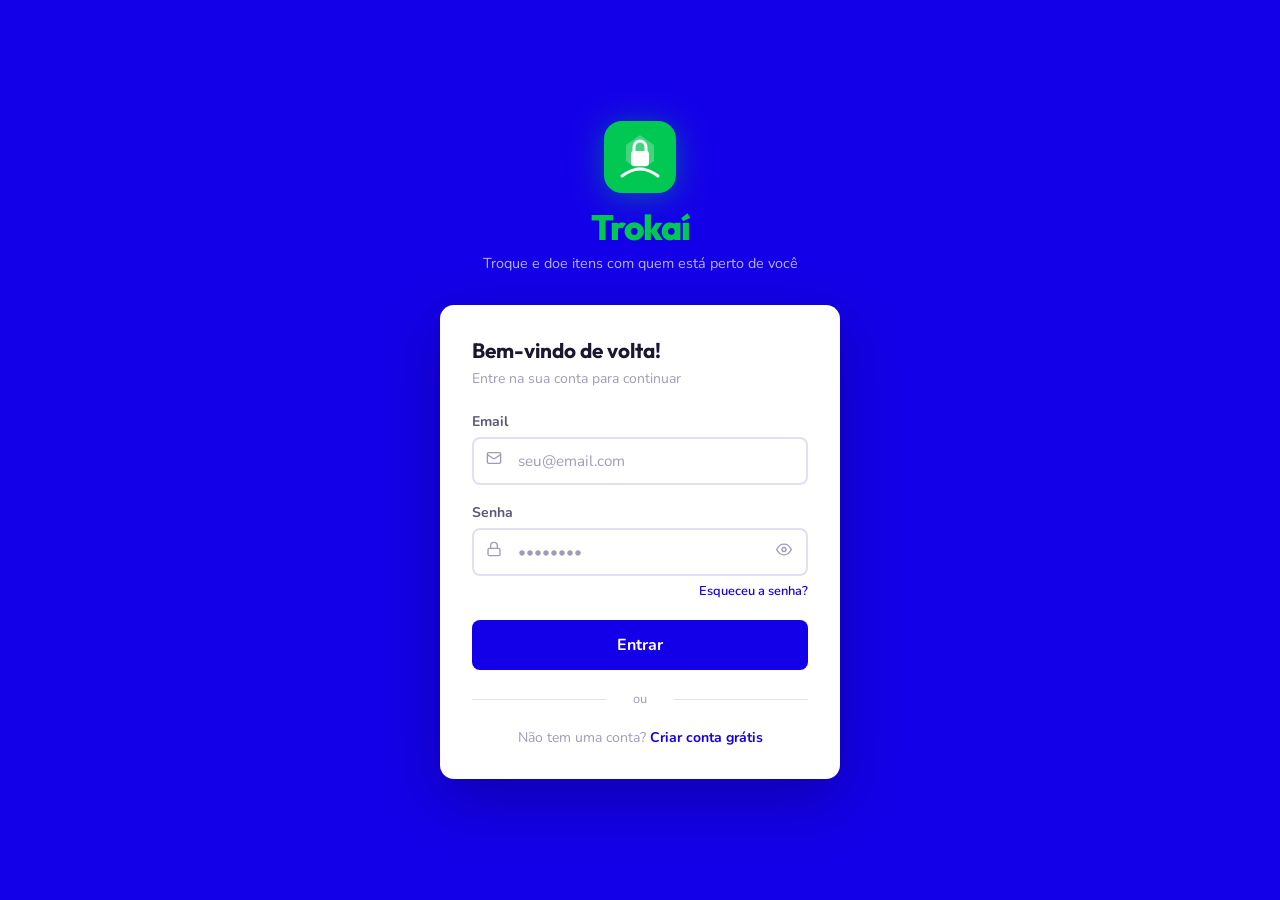
<file: index.html>
<!DOCTYPE html>
<html lang="pt-BR">
<head>
  <meta charset="UTF-8">
  <meta name="viewport" content="width=device-width, initial-scale=1.0">
  <title>Trokaí – Entrar</title>
  <link rel="stylesheet" href="css/style.css">
  <style>
    body {
      background: var(--blue);
      display: flex;
      flex-direction: column;
      align-items: center;
      justify-content: center;
      min-height: 100vh;
      padding: 20px;
    }

    .login-logo {
      display: flex;
      flex-direction: column;
      align-items: center;
      gap: 12px;
      margin-bottom: 32px;
      animation: fadeDown 0.5s ease;
    }

    .login-logo svg { filter: drop-shadow(0 4px 16px rgba(0,200,83,0.4)); }

    .login-logo-text {
      font-family: 'Outfit', sans-serif;
      font-size: 2.2rem;
      font-weight: 800;
      color: var(--green);
      letter-spacing: -1px;
    }

    .login-tagline {
      color: rgba(255,255,255,0.7);
      font-size: 0.9rem;
      margin-top: -8px;
      text-align: center;
    }

    .login-card {
      background: white;
      border-radius: var(--radius);
      padding: 32px;
      width: 100%;
      max-width: 400px;
      box-shadow: 0 20px 60px rgba(0,0,0,0.25);
      animation: fadeUp 0.5s ease 0.1s both;
    }

    .login-card h2 {
      font-family: 'Outfit', sans-serif;
      font-size: 1.3rem;
      font-weight: 700;
      color: var(--dark);
      margin-bottom: 6px;
    }

    .login-card p {
      font-size: 0.875rem;
      color: var(--gray-400);
      margin-bottom: 24px;
    }

    .divider {
      text-align: center;
      color: var(--gray-400);
      font-size: 0.8rem;
      margin: 20px 0;
      position: relative;
    }

    .divider::before, .divider::after {
      content: '';
      position: absolute;
      top: 50%;
      width: 40%;
      height: 1px;
      background: var(--gray-200);
    }

    .divider::before { left: 0; }
    .divider::after { right: 0; }

    .login-footer {
      text-align: center;
      margin-top: 20px;
      font-size: 0.875rem;
      color: var(--gray-400);
    }

    .login-footer a { color: var(--blue); font-weight: 700; }

    .forgot {
      text-align: right;
      font-size: 0.8rem;
      margin-top: -12px;
      margin-bottom: 20px;
    }

    .forgot a { color: var(--blue); font-weight: 600; }

    @keyframes fadeDown {
      from { opacity: 0; transform: translateY(-20px); }
      to { opacity: 1; transform: translateY(0); }
    }

    @keyframes fadeUp {
      from { opacity: 0; transform: translateY(20px); }
      to { opacity: 1; transform: translateY(0); }
    }

    .input-icon {
      position: relative;
    }

    .input-icon input {
      padding-left: 44px;
    }

    .input-icon .icon {
      position: absolute;
      left: 14px;
      top: 50%;
      transform: translateY(-50%);
      color: var(--gray-400);
    }

    .toggle-senha {
      position: absolute;
      right: 12px;
      top: 50%;
      transform: translateY(-50%);
      background: none;
      border: none;
      color: var(--gray-400);
      cursor: pointer;
      padding: 4px;
    }

    #msgErro {
      background: #FFEBEE;
      border: 1px solid #FFCDD2;
      color: #c62828;
      border-radius: var(--radius-sm);
      padding: 10px 14px;
      font-size: 0.875rem;
      font-weight: 600;
      display: none;
      margin-bottom: 16px;
    }
  </style>
</head>
<body>

  <div class="login-logo">
    <svg width="72" height="72" viewBox="0 0 72 72" fill="none">
      <rect width="72" height="72" rx="18" fill="#00C853"/>
      <path d="M36 14L50 24V40L36 50L22 40V24L36 14Z" fill="white" opacity="0.25"/>
      <rect x="27" y="30" width="18" height="15" rx="3" fill="white"/>
      <path d="M30 30V26C30 22.7 32.7 20 36 20C39.3 20 42 22.7 42 26V30" stroke="white" stroke-width="3" stroke-linecap="round"/>
      <path d="M18 55C18 55 27 48 36 48C45 48 54 55 54 55" stroke="white" stroke-width="3" stroke-linecap="round"/>
    </svg>
    <span class="login-logo-text">Trokaí</span>
    <span class="login-tagline">Troque e doe itens com quem está perto de você</span>
  </div>

  <div class="login-card">
    <h2>Bem-vindo de volta!</h2>
    <p>Entre na sua conta para continuar</p>

    <div id="msgErro"></div>

    <div class="form-group">
      <label class="form-label">Email</label>
      <div class="input-icon">
        <span class="icon">
          <svg width="16" height="16" viewBox="0 0 24 24" fill="none" stroke="currentColor" stroke-width="2"><rect x="2" y="4" width="20" height="16" rx="2"/><path d="m22 7-8.97 5.7a1.94 1.94 0 0 1-2.06 0L2 7"/></svg>
        </span>
        <input type="email" id="email" class="form-control" placeholder="seu@email.com" autocomplete="email">
      </div>
    </div>

    <div class="form-group">
      <label class="form-label">Senha</label>
      <div class="input-icon" style="position:relative">
        <span class="icon">
          <svg width="16" height="16" viewBox="0 0 24 24" fill="none" stroke="currentColor" stroke-width="2"><rect x="3" y="11" width="18" height="11" rx="2"/><path d="M7 11V7a5 5 0 0 1 10 0v4"/></svg>
        </span>
        <input type="password" id="senha" class="form-control" placeholder="••••••••" autocomplete="current-password">
        <button type="button" class="toggle-senha" onclick="toggleSenha()">
          <svg id="eyeIcon" width="16" height="16" viewBox="0 0 24 24" fill="none" stroke="currentColor" stroke-width="2"><path d="M1 12s4-8 11-8 11 8 11 8-4 8-11 8-11-8-11-8z"/><circle cx="12" cy="12" r="3"/></svg>
        </button>
      </div>
    </div>

    <div class="forgot"><a href="#">Esqueceu a senha?</a></div>

    <button class="btn btn-primary btn-full btn-lg" onclick="fazerLogin()">Entrar</button>

    <div class="divider">ou</div>

    <div class="login-footer">
      Não tem uma conta? <a href="cadastro.html">Criar conta grátis</a>
    </div>
  </div>

  <script src="js/app.js"></script>
  <script>
    
    if (Auth.user) window.location.href = 'home.html';

    function fazerLogin() {
      const email = document.getElementById('email').value.trim();
      const senha = document.getElementById('senha').value;
      const msg = document.getElementById('msgErro');

      const result = Auth.login(email, senha);
      if (!result.ok) {
        msg.textContent = result.msg;
        msg.style.display = 'block';
        return;
      }
      msg.style.display = 'none';
      window.location.href = 'home.html';
    }

    
    ['email', 'senha'].forEach(id => {
      document.getElementById(id).addEventListener('keydown', e => {
        if (e.key === 'Enter') fazerLogin();
      });
    });

    function toggleSenha() {
      const input = document.getElementById('senha');
      input.type = input.type === 'password' ? 'text' : 'password';
    }
  </script>
</body>
</html>
</file>
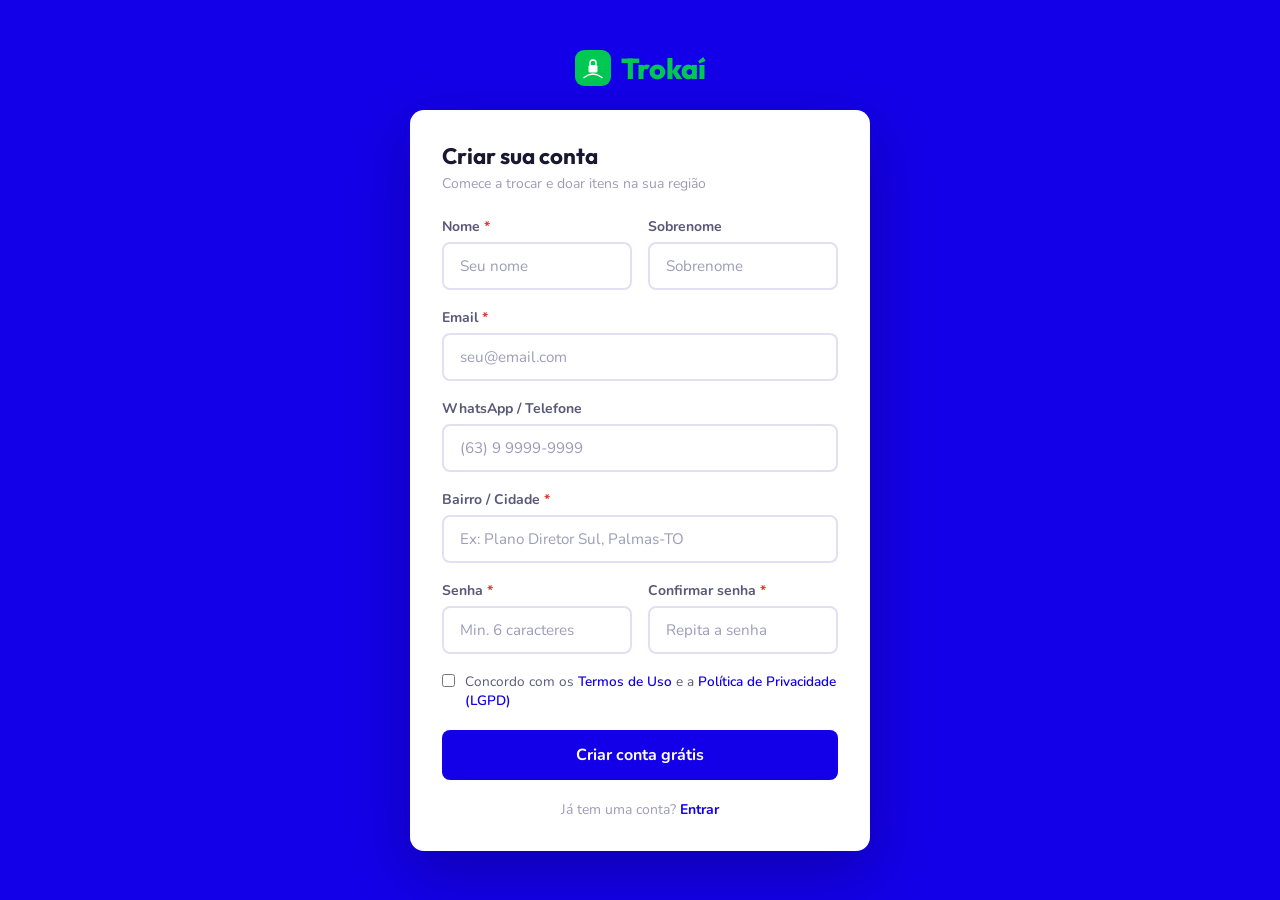
<file: cadastro.html>
<!DOCTYPE html>
<html lang="pt-BR">
<head>
  <meta charset="UTF-8">
  <meta name="viewport" content="width=device-width, initial-scale=1.0">
  <title>Trokaí – Criar conta</title>
  <link rel="stylesheet" href="css/style.css">
  <style>
    body {
      background: var(--blue);
      display: flex;
      flex-direction: column;
      align-items: center;
      justify-content: center;
      min-height: 100vh;
      padding: 20px;
    }

    .cadastro-logo {
      display: flex;
      align-items: center;
      gap: 10px;
      margin-bottom: 24px;
      cursor: pointer;
    }

    .cadastro-logo span {
      font-family: 'Outfit', sans-serif;
      font-size: 1.8rem;
      font-weight: 800;
      color: var(--green);
    }

    .cadastro-card {
      background: white;
      border-radius: var(--radius);
      padding: 32px;
      width: 100%;
      max-width: 460px;
      box-shadow: 0 20px 60px rgba(0,0,0,0.25);
      animation: fadeUp 0.4s ease;
    }

    .cadastro-card h2 {
      font-family: 'Outfit', sans-serif;
      font-size: 1.4rem;
      font-weight: 700;
      margin-bottom: 4px;
    }

    .cadastro-card > p {
      font-size: 0.875rem;
      color: var(--gray-400);
      margin-bottom: 24px;
    }

    .login-link {
      text-align: center;
      margin-top: 20px;
      font-size: 0.875rem;
      color: var(--gray-400);
    }

    .login-link a { color: var(--blue); font-weight: 700; }

    #msgErro {
      background: #FFEBEE;
      border: 1px solid #FFCDD2;
      color: #c62828;
      border-radius: var(--radius-sm);
      padding: 10px 14px;
      font-size: 0.875rem;
      font-weight: 600;
      display: none;
      margin-bottom: 16px;
    }

    .terms-check {
      display: flex;
      align-items: flex-start;
      gap: 10px;
      font-size: 0.85rem;
      color: var(--gray-600);
      margin-bottom: 20px;
    }

    .terms-check input { margin-top: 2px; accent-color: var(--blue); }
    .terms-check a { color: var(--blue); font-weight: 600; }

    @keyframes fadeUp {
      from { opacity: 0; transform: translateY(20px); }
      to { opacity: 1; transform: translateY(0); }
    }
  </style>
</head>
<body>

  <div class="cadastro-logo" onclick="window.location.href='index.html'">
    <svg width="36" height="36" viewBox="0 0 72 72" fill="none">
      <rect width="72" height="72" rx="18" fill="#00C853"/>
      <rect x="27" y="30" width="18" height="15" rx="3" fill="white"/>
      <path d="M30 30V26C30 22.7 32.7 20 36 20C39.3 20 42 22.7 42 26V30" stroke="white" stroke-width="3" stroke-linecap="round"/>
      <path d="M18 55C18 55 27 48 36 48C45 48 54 55 54 55" stroke="white" stroke-width="3" stroke-linecap="round"/>
    </svg>
    <span>Trokaí</span>
  </div>

  <div class="cadastro-card">
    <h2>Criar sua conta</h2>
    <p>Comece a trocar e doar itens na sua região</p>

    <div id="msgErro"></div>

    <div class="form-row">
      <div class="form-group">
        <label class="form-label">Nome <span style="color:#e53935">*</span></label>
        <input type="text" id="nome" class="form-control" placeholder="Seu nome">
      </div>
      <div class="form-group">
        <label class="form-label">Sobrenome</label>
        <input type="text" id="sobrenome" class="form-control" placeholder="Sobrenome">
      </div>
    </div>

    <div class="form-group">
      <label class="form-label">Email <span style="color:#e53935">*</span></label>
      <input type="email" id="email" class="form-control" placeholder="seu@email.com">
    </div>

    <div class="form-group">
      <label class="form-label">WhatsApp / Telefone</label>
      <input type="tel" id="telefone" class="form-control" placeholder="(63) 9 9999-9999">
    </div>

    <div class="form-group">
      <label class="form-label">Bairro / Cidade <span style="color:#e53935">*</span></label>
      <input type="text" id="bairro" class="form-control" placeholder="Ex: Plano Diretor Sul, Palmas-TO">
    </div>

    <div class="form-row">
      <div class="form-group">
        <label class="form-label">Senha <span style="color:#e53935">*</span></label>
        <input type="password" id="senha" class="form-control" placeholder="Min. 6 caracteres">
      </div>
      <div class="form-group">
        <label class="form-label">Confirmar senha <span style="color:#e53935">*</span></label>
        <input type="password" id="confirmar" class="form-control" placeholder="Repita a senha">
      </div>
    </div>

    <div class="terms-check">
      <input type="checkbox" id="termos">
      <label for="termos">Concordo com os <a href="#">Termos de Uso</a> e a <a href="#">Política de Privacidade (LGPD)</a></label>
    </div>

    <button class="btn btn-primary btn-full btn-lg" onclick="fazerCadastro()">Criar conta grátis</button>

    <div class="login-link">
      Já tem uma conta? <a href="index.html">Entrar</a>
    </div>
  </div>

  <script src="js/app.js"></script>
  <script>
    if (Auth.user) window.location.href = 'home.html';

    function fazerCadastro() {
      const nome = (document.getElementById('nome').value + ' ' + document.getElementById('sobrenome').value).trim();
      const email = document.getElementById('email').value.trim();
      const senha = document.getElementById('senha').value;
      const confirmar = document.getElementById('confirmar').value;
      const termos = document.getElementById('termos').checked;
      const msg = document.getElementById('msgErro');

      if (!termos) {
        msg.textContent = 'Você precisa aceitar os Termos de Uso.';
        msg.style.display = 'block';
        return;
      }

      const result = Auth.cadastrar({ nome, email, senha, confirmar });
      if (!result.ok) {
        msg.textContent = result.msg;
        msg.style.display = 'block';
        return;
      }
      window.location.href = 'home.html';
    }
  </script>
</body>
</html>
</file>
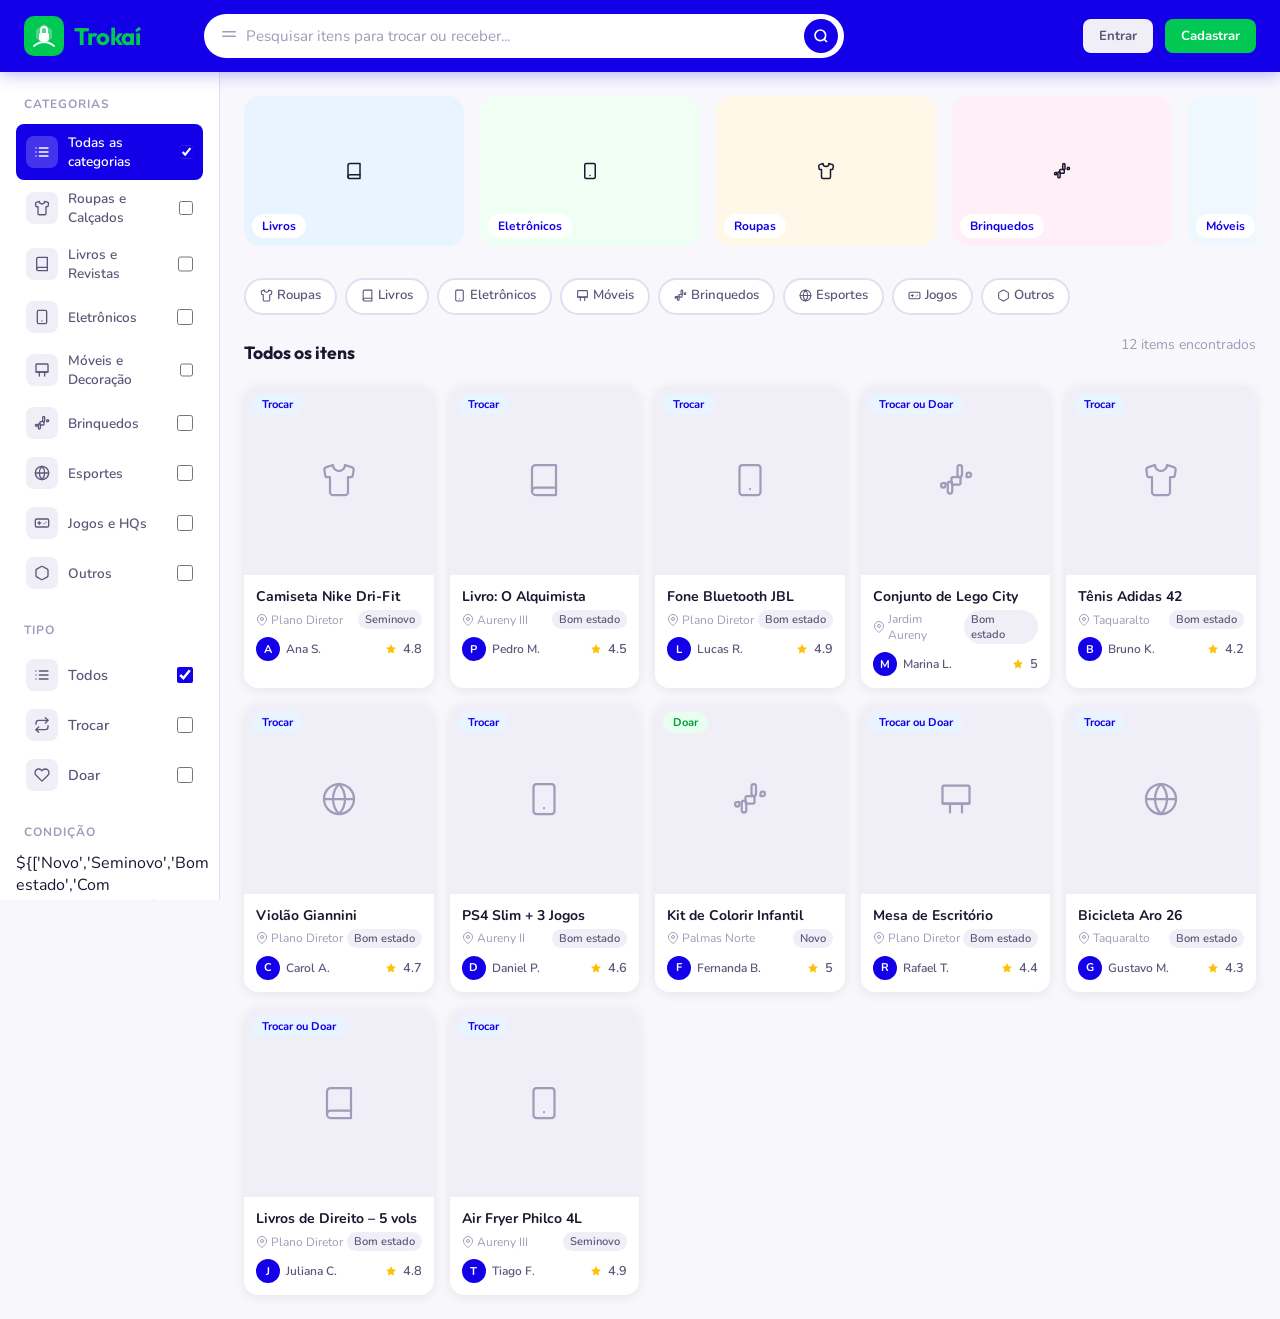
<file: home.html>
<!DOCTYPE html>
<html lang="pt-BR">
<head>
  <meta charset="UTF-8">
  <meta name="viewport" content="width=device-width, initial-scale=1.0">
  <title>Trokaí – Início</title>
  <link rel="stylesheet" href="css/style.css">
  <style>
    .filter-chips {
      display: flex;
      gap: 8px;
      margin-bottom: 20px;
      flex-wrap: wrap;
    }

    .filter-chip {
      padding: 6px 14px;
      border-radius: 50px;
      border: 2px solid var(--gray-200);
      background: white;
      font-size: 0.82rem;
      font-weight: 600;
      color: var(--gray-600);
      cursor: pointer;
      transition: all 0.15s;
    }

    .filter-chip:hover { border-color: var(--blue); color: var(--blue); }
    .filter-chip.active { background: var(--blue); border-color: var(--blue); color: white; }

    .result-info {
      font-size: 0.875rem;
      color: var(--gray-400);
      margin-bottom: 16px;
    }

    .result-info strong { color: var(--dark); }

    .empty-search {
      grid-column: 1/-1;
    }

   
    .sidebar-toggle {
      display: none;
      background: white;
      border: 2px solid var(--gray-200);
      padding: 8px 14px;
      border-radius: 50px;
      font-size: 0.85rem;
      font-weight: 600;
      align-items: center;
      gap: 6px;
      color: var(--gray-600);
    }

    @media (max-width: 768px) {
      .sidebar-toggle { display: flex; margin-bottom: 16px; }
    }
  </style>
</head>
<body>
  <nav class="navbar" id="navbar"></nav>

  <div class="app-layout">
    
    <aside class="sidebar" id="sidebar">
      <div class="sidebar-section">
        <div class="sidebar-title">Categorias</div>
        <div id="catList"></div>
      </div>

      <div class="sidebar-section">
        <div class="sidebar-title">Tipo</div>
        <div id="intencaoList">
          <div class="cat-item" data-intencao="" onclick="setIntencao(this, '')">
            <span class="cat-icon"><svg width="16" height="16" viewBox="0 0 24 24" fill="none" stroke="currentColor" stroke-width="2" stroke-linecap="round" stroke-linejoin="round"><line x1="8" y1="6" x2="21" y2="6"/><line x1="8" y1="12" x2="21" y2="12"/><line x1="8" y1="18" x2="21" y2="18"/><line x1="3" y1="6" x2="3.01" y2="6"/><line x1="3" y1="12" x2="3.01" y2="12"/><line x1="3" y1="18" x2="3.01" y2="18"/></svg></span> Todos
            <input type="checkbox" style="margin-left:auto" checked id="chkTodos">
          </div>
          <div class="cat-item" data-intencao="Trocar" onclick="setIntencao(this, 'Trocar')">
            <span class="cat-icon"><svg width="16" height="16" viewBox="0 0 24 24" fill="none" stroke="currentColor" stroke-width="2" stroke-linecap="round" stroke-linejoin="round"><polyline points="17 1 21 5 17 9"/><path d="M3 11V9a4 4 0 0 1 4-4h14"/><polyline points="7 23 3 19 7 15"/><path d="M21 13v2a4 4 0 0 1-4 4H3"/></svg></span> Trocar
            <input type="checkbox" style="margin-left:auto" id="chkTrocar">
          </div>
          <div class="cat-item" data-intencao="Doar" onclick="setIntencao(this, 'Doar')">
            <span class="cat-icon"><svg width="16" height="16" viewBox="0 0 24 24" fill="none" stroke="currentColor" stroke-width="2" stroke-linecap="round" stroke-linejoin="round"><path d="M20.84 4.61a5.5 5.5 0 0 0-7.78 0L12 5.67l-1.06-1.06a5.5 5.5 0 0 0-7.78 7.78l1.06 1.06L12 21.23l7.78-7.78 1.06-1.06a5.5 5.5 0 0 0 0-7.78z"/></svg></span> Doar
            <input type="checkbox" style="margin-left:auto" id="chkDoar">
          </div>
        </div>
      </div>

      <div class="sidebar-section">
        <div class="sidebar-title">Condição</div>
        <div id="condicaoList">
          ${['Novo','Seminovo','Bom estado','Com defeito'].map(c => `
            <div class="cat-item">
              <span style="font-size:0.85rem">${c}</span>
              <input type="checkbox" style="margin-left:auto" onchange="aplicarFiltros()">
            </div>
          `).join('')}
        </div>
      </div>
    </aside>

    
    <main class="main-content">
      
      <div class="featured-strip" id="featuredStrip"></div>
      <div class="filter-chips" id="filterChips"></div>
      <div class="section-header">
        <span class="section-title" id="sectionTitle">Todos os itens</span>
        <span class="result-info" id="resultInfo"></span>
      </div>

      <div class="product-grid" id="productGrid"></div>
    </main>
  </div>

  <script src="js/app.js"></script>
  <script>
    renderNavbar();

    const params = new URLSearchParams(window.location.search);
    let filtros = {
      categoria: params.get('cat') || '',
      q: params.get('q') || '',
      intencao: ''
    };

    const catList = document.getElementById('catList');
    CATEGORIAS.forEach(cat => {
      const el = document.createElement('div');
      el.className = 'cat-item' + (filtros.categoria === cat.id ? ' active' : '');
      el.dataset.cat = cat.id;
      el.innerHTML = `
        <span class="cat-icon">${cat.icon}</span>
        <span style="font-size:0.85rem">${cat.nome}</span>
        <input type="checkbox" style="margin-left:auto" ${filtros.categoria === cat.id ? 'checked' : ''}>
      `;
      el.addEventListener('click', () => setCategoria(cat.id, el));
      catList.appendChild(el);
    });

    
    const todosEl = document.createElement('div');
    todosEl.className = 'cat-item' + (!filtros.categoria ? ' active' : '');
    todosEl.innerHTML = `<span class="cat-icon"><svg width="16" height="16" viewBox="0 0 24 24" fill="none" stroke="currentColor" stroke-width="2" stroke-linecap="round" stroke-linejoin="round"><line x1="8" y1="6" x2="21" y2="6"/><line x1="8" y1="12" x2="21" y2="12"/><line x1="8" y1="18" x2="21" y2="18"/><line x1="3" y1="6" x2="3.01" y2="6"/><line x1="3" y1="12" x2="3.01" y2="12"/><line x1="3" y1="18" x2="3.01" y2="18"/></svg></span><span style="font-size:0.85rem">Todas as categorias</span><input type="checkbox" style="margin-left:auto" ${!filtros.categoria ? 'checked' : ''}>`;
    todosEl.addEventListener('click', () => setCategoria('', todosEl));
    catList.prepend(todosEl);

    
    const filterChips = document.getElementById('filterChips');
    CATEGORIAS.forEach(cat => {
      const chip = document.createElement('button');
      chip.className = 'filter-chip' + (filtros.categoria === cat.id ? ' active' : '');
      chip.innerHTML = `<span style='display:inline-flex;align-items:center;gap:4px'>${cat.icon}${cat.nome.split(' ')[0]}</span>`;
      chip.addEventListener('click', () => {
        const isSame = filtros.categoria === cat.id;
        setCategoria(isSame ? '' : cat.id);
      });
      filterChips.appendChild(chip);
    });

    
    const strip = document.getElementById('featuredStrip');
    const destaquesData = [
      { label: 'Livros', svgIcon: `<svg width="18" height="18" viewBox="0 0 24 24" fill="none" stroke="currentColor" stroke-width="2" stroke-linecap="round" stroke-linejoin="round"><path d="M4 19.5A2.5 2.5 0 0 1 6.5 17H20"/><path d="M6.5 2H20v20H6.5A2.5 2.5 0 0 1 4 19.5v-15A2.5 2.5 0 0 1 6.5 2z"/></svg>`, cor: '#E8F4FF' },
      { label: 'Eletrônicos', svgIcon: `<svg width="18" height="18" viewBox="0 0 24 24" fill="none" stroke="currentColor" stroke-width="2" stroke-linecap="round" stroke-linejoin="round"><rect x="5" y="2" width="14" height="20" rx="2" ry="2"/><line x1="12" y1="18" x2="12.01" y2="18"/></svg>`, cor: '#F0FFF4' },
      { label: 'Roupas', svgIcon: `<svg width="18" height="18" viewBox="0 0 24 24" fill="none" stroke="currentColor" stroke-width="2" stroke-linecap="round" stroke-linejoin="round"><path d="M20.38 3.46L16 2a4 4 0 0 1-8 0L3.62 3.46a2 2 0 0 0-1.34 2.23l.58 3.57a1 1 0 0 0 .99.84H6v10c0 1.1.9 2 2 2h8a2 2 0 0 0 2-2V10h2.15a1 1 0 0 0 .99-.84l.58-3.57a2 2 0 0 0-1.34-2.23z"/></svg>`, cor: '#FFF8E8' },
      { label: 'Brinquedos', svgIcon: `<svg width="18" height="18" viewBox="0 0 24 24" fill="none" stroke="currentColor" stroke-width="2" stroke-linecap="round" stroke-linejoin="round"><path d="M14.5 10c-.83 0-1.5-.67-1.5-1.5v-5c0-.83.67-1.5 1.5-1.5s1.5.67 1.5 1.5v5c0 .83-.67 1.5-1.5 1.5z"/><path d="M20.5 10H19V8.5c0-.83.67-1.5 1.5-1.5s1.5.67 1.5 1.5-.67 1.5-1.5 1.5z"/><path d="M9.5 14.5v5c0 .83-.67 1.5-1.5 1.5s-1.5-.67-1.5-1.5v-5c0-.83.67-1.5 1.5-1.5s1.5.67 1.5 1.5z"/><path d="M3.5 14H5v1.5c0 .83-.67 1.5-1.5 1.5S2 16.33 2 15.5 2.67 14 3.5 14z"/><rect x="9" y="10" width="6" height="5" rx="1"/></svg>`, cor: '#FFF0F8' },
      { label: 'Móveis', svgIcon: `<svg width="18" height="18" viewBox="0 0 24 24" fill="none" stroke="currentColor" stroke-width="2" stroke-linecap="round" stroke-linejoin="round"><rect x="3" y="3" width="18" height="12" rx="1"/><path d="M3 15h18"/><path d="M8 21V15"/><path d="M16 21V15"/></svg>`, cor: '#F0F8FF' },
    ];
    destaquesData.forEach(d => {
      const el = document.createElement('div');
      el.className = 'featured-card';
      el.style.background = d.cor;
      el.style.display = 'flex';
      el.style.alignItems = 'center';
      el.style.justifyContent = 'center';
      el.style.fontSize = '3rem';
      el.innerHTML = `<span style="font-size:2rem;display:flex;align-items:center;justify-content:center">${d.svgIcon}</span><span class="featured-card-label">${d.label}</span>`;
      strip.appendChild(el);
    });

    
    function renderProdutos() {
      const lista = ProdutosDB.listar(filtros);
      const grid = document.getElementById('productGrid');
      const title = document.getElementById('sectionTitle');
      const info = document.getElementById('resultInfo');

      const cat = CATEGORIAS.find(c => c.id === filtros.categoria);
      title.textContent = filtros.q
        ? `Resultados para "${filtros.q}"`
        : cat
          ? `${cat.icon} ${cat.nome}`
          : 'Todos os itens';

      info.textContent = `${lista.length} item${lista.length !== 1 ? 's' : ''} encontrado${lista.length !== 1 ? 's' : ''}`;

      grid.innerHTML = '';

      if (lista.length === 0) {
        grid.innerHTML = `
          <div class="empty-state empty-search">
            <svg width="64" height="64" viewBox="0 0 24 24" fill="none" stroke="currentColor" stroke-width="1.5"><circle cx="11" cy="11" r="8"/><line x1="21" y1="21" x2="16.65" y2="16.65"/></svg>
            <h3>Nenhum item encontrado</h3>
            <p>Tente outros termos ou categorias</p>
            <button class="btn btn-outline btn-sm" style="margin-top:8px" onclick="limparFiltros()">Limpar filtros</button>
          </div>`;
        return;
      }

      lista.forEach(p => {
        const card = document.createElement('div');
        card.className = 'product-card';
        card.onclick = () => window.location.href = `produto.html?id=${p.id}`;
        const intencaoClass = p.intencao === 'Doar' ? 'badge-doacao' : 'badge-troca';
        card.innerHTML = `
          <div class="product-img">
            <div class="product-img-placeholder">
              <span class="cat-svg-icon">${getCatIcon(p.categoria)}</span>
            </div>
            <span class="product-badge ${intencaoClass}">${p.intencao}</span>
          </div>
          <div class="product-info">
            <div class="product-title">${p.titulo}</div>
            <div class="product-meta">
              <span class="product-location">${Icons.location} ${p.bairro?.split(' ').slice(0,2).join(' ')}</span>
              <span class="product-condition">${p.condicao}</span>
            </div>
            <div style="margin-top:8px;display:flex;align-items:center;gap:6px">
              <div class="avatar avatar-sm" style="width:24px;height:24px;font-size:0.7rem">${p.usuario.avatar}</div>
              <span style="font-size:0.75rem;color:var(--gray-600);font-weight:600">${p.usuario.nome}</span>
              <div class="stars" style="margin-left:auto;font-size:0.7rem">
                ${Icons.star}<span class="stars-text">${p.usuario.nota}</span>
              </div>
            </div>
          </div>`;
        grid.appendChild(card);
      });
    }

    function getCatIcon(catId) {
      const cat = CATEGORIAS.find(c => c.id === catId);
      return cat ? cat.icon : `<svg width="18" height="18" viewBox="0 0 24 24" fill="none" stroke="currentColor" stroke-width="2" stroke-linecap="round" stroke-linejoin="round"><path d="M21 16V8a2 2 0 0 0-1-1.73l-7-4a2 2 0 0 0-2 0l-7 4A2 2 0 0 0 3 8v8a2 2 0 0 0 1 1.73l7 4a2 2 0 0 0 2 0l7-4A2 2 0 0 0 21 16z"/></svg>`;
    }

    function setCategoria(id, el) {
      filtros.categoria = id;
      
      document.querySelectorAll('#catList .cat-item').forEach(item => {
        item.classList.remove('active');
        item.querySelector('input').checked = false;
      });
      if (el) { el.classList.add('active'); el.querySelector('input').checked = true; }
      
      document.querySelectorAll('.filter-chip').forEach(chip => chip.classList.remove('active'));
      renderProdutos();
    }

    function setIntencao(el, val) {
      filtros.intencao = val;
      document.querySelectorAll('#intencaoList .cat-item').forEach(i => {
        i.classList.remove('active');
        i.querySelector('input').checked = false;
      });
      el.classList.add('active');
      el.querySelector('input').checked = true;
      renderProdutos();
    }

    function aplicarFiltros() { renderProdutos(); }

    function limparFiltros() {
      filtros = { categoria: '', q: '', intencao: '' };
      document.getElementById('searchInput').value = '';
      renderProdutos();
    }

    renderProdutos();
  </script>
</body>
</html>
</file>
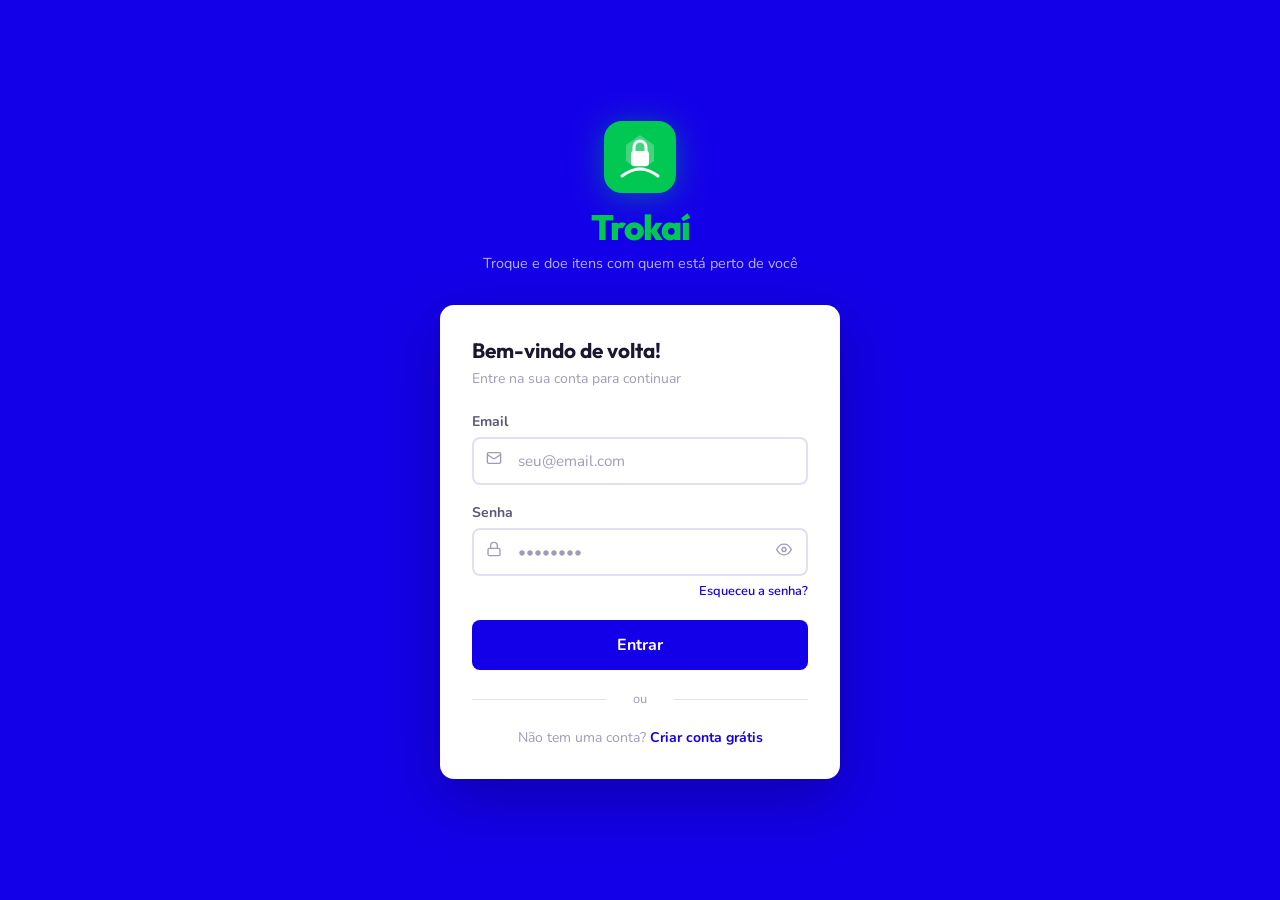
<file: novo-produto.html>
<!DOCTYPE html>
<html lang="pt-BR">
<head>
  <meta charset="UTF-8">
  <meta name="viewport" content="width=device-width, initial-scale=1.0">
  <title>Trokaí – Publicar item</title>
  <link rel="stylesheet" href="css/style.css">
  <style>
    .publish-layout {
      display: grid;
      grid-template-columns: 1fr 320px;
      gap: 24px;
      max-width: 900px;
      margin: 0 auto;
    }

    @media (max-width: 768px) {
      .publish-layout { grid-template-columns: 1fr; }
    }

    .step-header {
      display: flex;
      align-items: center;
      gap: 10px;
      margin-bottom: 24px;
    }

    .step-num {
      width: 32px; height: 32px;
      border-radius: 50%;
      background: var(--blue);
      color: white;
      display: flex; align-items: center; justify-content: center;
      font-weight: 800;
      font-size: 0.875rem;
      flex-shrink: 0;
    }

    .step-label {
      font-family: 'Outfit', sans-serif;
      font-weight: 700;
      font-size: 1rem;
    }

    .img-upload-grid {
      display: grid;
      grid-template-columns: repeat(3, 1fr);
      gap: 10px;
    }

    .img-slot {
      aspect-ratio: 1;
      border-radius: var(--radius-sm);
      border: 2px dashed var(--gray-200);
      display: flex;
      align-items: center;
      justify-content: center;
      cursor: pointer;
      background: var(--gray-50);
      transition: border-color 0.2s, background 0.2s;
      position: relative;
      overflow: hidden;
    }

    .img-slot:hover { border-color: var(--blue); background: #f0f0ff; }

    .img-slot.filled {
      border-color: var(--green);
      background: var(--gray-50);
    }

    .img-slot .plus {
      color: var(--gray-400);
      font-size: 1.5rem;
      font-weight: 300;
    }

    .img-slot .preview-icon {
      font-size: 2.5rem;
    }

    .img-slot-label {
      position: absolute;
      bottom: 4px;
      font-size: 0.65rem;
      color: var(--gray-400);
      font-weight: 600;
    }

    .preview-card {
      background: white;
      border-radius: var(--radius);
      padding: 20px;
      box-shadow: var(--shadow-card);
      position: sticky;
      top: 90px;
    }

    .preview-title {
      font-size: 0.8rem;
      font-weight: 700;
      text-transform: uppercase;
      letter-spacing: 0.06em;
      color: var(--gray-400);
      margin-bottom: 14px;
    }

    .preview-img-box {
      width: 100%;
      aspect-ratio: 1;
      border-radius: var(--radius-sm);
      background: var(--gray-100);
      display: flex;
      align-items: center;
      justify-content: center;
      font-size: 4rem;
      margin-bottom: 12px;
    }

    .preview-item-title {
      font-weight: 800;
      font-size: 1rem;
      color: var(--dark);
      margin-bottom: 6px;
      min-height: 1.5em;
    }

    .form-card {
      background: white;
      border-radius: var(--radius);
      padding: 24px;
      box-shadow: var(--shadow-card);
      margin-bottom: 20px;
    }

    .char-count {
      text-align: right;
      font-size: 0.75rem;
      color: var(--gray-400);
      margin-top: 4px;
    }

    .radio-group {
      display: flex;
      gap: 10px;
      flex-wrap: wrap;
    }

    .radio-option {
      flex: 1;
      min-width: 100px;
    }

    .radio-option input[type=radio] { display: none; }

    .radio-option label {
      display: flex;
      flex-direction: column;
      align-items: center;
      justify-content: center;
      gap: 4px;
      padding: 12px;
      border-radius: var(--radius-sm);
      border: 2px solid var(--gray-200);
      cursor: pointer;
      font-size: 0.85rem;
      font-weight: 600;
      color: var(--gray-600);
      text-align: center;
      transition: all 0.15s;
    }

    .radio-option input:checked + label {
      border-color: var(--blue);
      background: #f0f0ff;
      color: var(--blue);
    }

    .radio-option label span { font-size: 1.5rem; }
  </style>
</head>
<body>
  <nav class="navbar" id="navbar"></nav>

  <main class="main-content" style="max-width:940px;margin:0 auto">
    <div style="display:flex;align-items:center;gap:8px;margin-bottom:24px">
      <div class="voltar-btn" onclick="history.back()" style="margin:0">
        <svg width="16" height="16" viewBox="0 0 24 24" fill="none" stroke="currentColor" stroke-width="2.5"><path d="M19 12H5"/><path d="M12 5l-7 7 7 7"/></svg>
      </div>
      <h1 style="font-family:'Outfit',sans-serif;font-size:1.4rem;font-weight:800">
        <span id="pageTitle">Publicar novo item</span>
      </h1>
    </div>

    <div class="publish-layout">
      
      <div>
        <!-- Fotos -->
        <div class="form-card">
          <div class="step-header">
            <span class="step-num">1</span>
            <span class="step-label">Fotos do item</span>
          </div>
          <p style="font-size:0.85rem;color:var(--gray-400);margin-bottom:14px">Adicione até 6 fotos. A primeira será a capa.</p>
          <div class="img-upload-grid" id="imgGrid">
            ${[1,2,3,4,5,6].map((n, i) => `
              <div class="img-slot ${i === 0 ? '' : ''}" onclick="simularUpload(${i})" id="slot${i}">
                <span class="plus">+</span>
                ${i === 0 ? '<span class="img-slot-label">Capa</span>' : ''}
              </div>
            `).join('')}
          </div>
        </div>

        
        <div class="form-card">
          <div class="step-header">
            <span class="step-num">2</span>
            <span class="step-label">Informações básicas</span>
          </div>

          <div class="form-group">
            <label class="form-label">Título do item <span style="color:#e53935">*</span></label>
            <input type="text" id="titulo" class="form-control" placeholder="Ex: Livro Clean Code – Robert Martin" maxlength="80"
              oninput="atualizarPreview()">
            <div class="char-count"><span id="tituloCount">0</span>/80</div>
          </div>

          <div class="form-group">
            <label class="form-label">Categoria <span style="color:#e53935">*</span></label>
            <select class="form-control" id="categoria" onchange="atualizarPreview()">
              <option value="">Selecione uma categoria...</option>
            </select>
          </div>

          <div class="form-group">
            <label class="form-label">Descrição</label>
            <textarea class="form-control" id="descricao" rows="4" maxlength="500"
              placeholder="Descreva o item: tamanho, cor, motivo da troca, o que você quer em troca..."
              oninput="contarDescricao()"></textarea>
            <div class="char-count"><span id="descCount">0</span>/500</div>
          </div>
        </div>

        
        <div class="form-card">
          <div class="step-header">
            <span class="step-num">3</span>
            <span class="step-label">Estado e intenção</span>
          </div>

          <div class="form-group">
            <label class="form-label">Condição do item <span style="color:#e53935">*</span></label>
            <div class="radio-group">
              ${CONDICOES.map(c => `
                <div class="radio-option">
                  <input type="radio" name="condicao" id="cond_${c}" value="${c}">
                  <label for="cond_${c}">
                    <span class='condition-icon'>${c === 'Novo' ? `<svg width="16" height="16" viewBox="0 0 24 24" fill="none" stroke="currentColor" stroke-width="2" stroke-linecap="round" stroke-linejoin="round"><polygon points="12 2 15.09 8.26 22 9.27 17 14.14 18.18 21.02 12 17.77 5.82 21.02 7 14.14 2 9.27 8.91 8.26 12 2"/></svg>` : c === 'Seminovo' ? `<svg width="16" height="16" viewBox="0 0 24 24" fill="none" stroke="currentColor" stroke-width="2" stroke-linecap="round" stroke-linejoin="round"><path d="M12 20h9"/><path d="M16.5 3.5a2.121 2.121 0 0 1 3 3L7 19l-4 1 1-4L16.5 3.5z"/></svg>` : c === 'Bom estado' ? `<svg width="16" height="16" viewBox="0 0 24 24" fill="none" stroke="currentColor" stroke-width="2" stroke-linecap="round" stroke-linejoin="round"><polyline points="20 6 9 17 4 12"/></svg>` : `<svg width="16" height="16" viewBox="0 0 24 24" fill="none" stroke="currentColor" stroke-width="2" stroke-linecap="round" stroke-linejoin="round"><path d="M14.7 6.3a1 1 0 0 0 0 1.4l1.6 1.6a1 1 0 0 0 1.4 0l3.77-3.77a6 6 0 0 1-7.94 7.94l-6.91 6.91a2.12 2.12 0 0 1-3-3l6.91-6.91a6 6 0 0 1 7.94-7.94l-3.76 3.76z"/></svg>`}</span>
                    ${c}
                  </label>
                </div>
              `).join('')}
            </div>
          </div>

          <div class="form-group" style="margin-top:20px">
            <label class="form-label">Intenção <span style="color:#e53935">*</span></label>
            <div class="radio-group">
              ${INTENCOES.map(i => `
                <div class="radio-option">
                  <input type="radio" name="intencao" id="int_${i.replace(' ','_')}" value="${i}">
                  <label for="int_${i.replace(' ','_')}">
                    <span class='condition-icon'>${i === 'Trocar' ? `<svg width="16" height="16" viewBox="0 0 24 24" fill="none" stroke="currentColor" stroke-width="2" stroke-linecap="round" stroke-linejoin="round"><polyline points="17 1 21 5 17 9"/><path d="M3 11V9a4 4 0 0 1 4-4h14"/><polyline points="7 23 3 19 7 15"/><path d="M21 13v2a4 4 0 0 1-4 4H3"/></svg>` : i === 'Doar' ? `<svg width="16" height="16" viewBox="0 0 24 24" fill="none" stroke="currentColor" stroke-width="2" stroke-linecap="round" stroke-linejoin="round"><path d="M20.84 4.61a5.5 5.5 0 0 0-7.78 0L12 5.67l-1.06-1.06a5.5 5.5 0 0 0-7.78 7.78l1.06 1.06L12 21.23l7.78-7.78 1.06-1.06a5.5 5.5 0 0 0 0-7.78z"/></svg>` : `<svg width="16" height="16" viewBox="0 0 24 24" fill="none" stroke="currentColor" stroke-width="2" stroke-linecap="round" stroke-linejoin="round"><path d="M20.42 4.58a5.4 5.4 0 0 0-7.65 0l-.77.78-.77-.78a5.4 5.4 0 0 0-7.65 7.65l1.06 1.06L12 21.23l7.77-7.94 1.06-1.06a5.4 5.4 0 0 0-.41-7.65z"/></svg>`}</span>
                    ${i}
                  </label>
                </div>
              `).join('')}
            </div>
          </div>
        </div>

        
        <div class="form-card">
          <div class="step-header">
            <span class="step-num">4</span>
            <span class="step-label">Localização</span>
          </div>
          <p style="font-size:0.85rem;color:var(--gray-400);margin-bottom:14px">
            Apenas o bairro será exibido para proteger sua privacidade (LGPD).
          </p>
          <div class="form-row">
            <div class="form-group">
              <label class="form-label">Bairro <span style="color:#e53935">*</span></label>
              <input type="text" id="bairro" class="form-control" placeholder="Ex: Plano Diretor Sul">
            </div>
            <div class="form-group">
              <label class="form-label">Cidade <span style="color:#e53935">*</span></label>
              <input type="text" id="cidade" class="form-control" placeholder="Ex: Palmas" value="Palmas">
            </div>
          </div>
        </div>

        <div id="msgErro" style="background:#FFEBEE;border:1px solid #FFCDD2;color:#c62828;border-radius:var(--radius-sm);padding:12px 16px;font-size:0.875rem;font-weight:600;display:none;margin-bottom:16px"></div>

        <button class="btn btn-primary btn-full btn-lg" onclick="publicar()">
          <svg width="18" height="18" viewBox="0 0 24 24" fill="none" stroke="currentColor" stroke-width="2"><path d="M22 2L11 13"/><path d="M22 2L15 22 11 13 2 9l20-7z"/></svg>
          Publicar item
        </button>
      </div>

      
      <div>
        <div class="preview-card">
          <div class="preview-title"><span style="display:inline-flex;align-items:center;gap:6px"><svg width="16" height="16" viewBox="0 0 24 24" fill="none" stroke="currentColor" stroke-width="2" stroke-linecap="round" stroke-linejoin="round"><path d="M1 12s4-8 11-8 11 8 11 8-4 8-11 8-11-8-11-8z"/><circle cx="12" cy="12" r="3"/></svg> Pré-visualização</span></div>
          <div class="preview-img-box" id="previewImg"><span class="cat-svg-icon"><svg width="32" height="32" viewBox="0 0 24 24" fill="none" stroke="currentColor" stroke-width="1.5" stroke-linecap="round" stroke-linejoin="round"><path d="M21 16V8a2 2 0 0 0-1-1.73l-7-4a2 2 0 0 0-2 0l-7 4A2 2 0 0 0 3 8v8a2 2 0 0 0 1 1.73l7 4a2 2 0 0 0 2 0l7-4A2 2 0 0 0 21 16z"/><polyline points="3.27 6.96 12 12.01 20.73 6.96"/><line x1="12" y1="22.08" x2="12" y2="12"/></svg></span></div>
          <div class="preview-item-title" id="previewTitle">Título do item</div>
          <div id="previewChips" style="display:flex;flex-wrap:wrap;gap:6px;margin-bottom:10px"></div>
          <p style="font-size:0.8rem;color:var(--gray-400)" id="previewBairro">Bairro · Cidade</p>
        </div>
      </div>
    </div>
  </main>

  <script src="js/app.js"></script>
  <script>
    renderNavbar();

    if (!Auth.requerAuth()) {}

    
    const selCat = document.getElementById('categoria');
    CATEGORIAS.forEach(c => {
      const opt = document.createElement('option');
      opt.value = c.id;
      opt.textContent = c.icon + ' ' + c.nome;
      selCat.appendChild(opt);
    });

    
    const params = new URLSearchParams(window.location.search);
    const editId = params.get('edit');
    if (editId) {
      const p = ProdutosDB.buscarPorId(editId);
      if (p) {
        document.getElementById('pageTitle').textContent = 'Editar item';
        document.getElementById('titulo').value = p.titulo;
        document.getElementById('descricao').value = p.descricao || '';
        document.getElementById('categoria').value = p.categoria;
        document.getElementById('bairro').value = p.bairro;
        document.getElementById('cidade').value = p.cidade;
        const condInput = document.querySelector(`input[name=condicao][value="${p.condicao}"]`);
        if (condInput) condInput.checked = true;
        const intInput = document.querySelector(`input[name=intencao][value="${p.intencao}"]`);
        if (intInput) intInput.checked = true;
        atualizarPreview();
      }
    }

    function simularUpload(idx) {
      const slot = document.getElementById(`slot${idx}`);
      const cat = document.getElementById('categoria').value;
      const catObj = CATEGORIAS.find(c => c.id === cat);
      const icon = catObj ? catObj.icon : `<svg width="32" height="32" viewBox="0 0 24 24" fill="none" stroke="currentColor" stroke-width="1.5" stroke-linecap="round" stroke-linejoin="round"><path d="M23 19a2 2 0 0 1-2 2H3a2 2 0 0 1-2-2V8a2 2 0 0 1 2-2h4l2-3h6l2 3h4a2 2 0 0 1 2 2z"/><circle cx="12" cy="13" r="4"/></svg>`;
      slot.innerHTML = `<span class='cat-svg-icon'>${icon}</span>`;
      slot.classList.add('filled');
      atualizarPreview();
    }

    function atualizarPreview() {
      const titulo = document.getElementById('titulo').value || 'Título do item';
      const cat = document.getElementById('categoria').value;
      const catObj = CATEGORIAS.find(c => c.id === cat);
      const bairro = document.getElementById('bairro')?.value || '';
      const cidade = document.getElementById('cidade')?.value || '';
      const intencao = document.querySelector('input[name=intencao]:checked')?.value || '';
      const condicao = document.querySelector('input[name=condicao]:checked')?.value || '';

      document.getElementById('previewTitle').textContent = titulo;
      document.getElementById('previewImg').innerHTML = `<span class='cat-svg-icon'>${catObj ? catObj.icon : `<svg width="32" height="32" viewBox="0 0 24 24" fill="none" stroke="currentColor" stroke-width="1.5" stroke-linecap="round" stroke-linejoin="round"><path d="M21 16V8a2 2 0 0 0-1-1.73l-7-4a2 2 0 0 0-2 0l-7 4A2 2 0 0 0 3 8v8a2 2 0 0 0 1 1.73l7 4a2 2 0 0 0 2 0l7-4A2 2 0 0 0 21 16z"/><polyline points="3.27 6.96 12 12.01 20.73 6.96"/><line x1="12" y1="22.08" x2="12" y2="12"/></svg>`}</span>`;
      document.getElementById('previewBairro').textContent = [bairro, cidade].filter(Boolean).join(' · ') || 'Bairro · Cidade';

      const chips = document.getElementById('previewChips');
      chips.innerHTML = '';
      if (catObj) chips.innerHTML += `<span class='chip chip-blue' style='display:inline-flex;align-items:center;gap:4px'>${catObj.icon}${catObj.nome.split(' ')[0]}</span>`;
      if (intencao) {
        const cls = intencao === 'Doar' ? 'chip-green' : 'chip-blue';
        chips.innerHTML += `<span class="chip ${cls}">${intencao}</span>`;
      }
      if (condicao) chips.innerHTML += `<span class="chip">${condicao}</span>`;

      document.getElementById('tituloCount').textContent = document.getElementById('titulo').value.length;
    }

    function contarDescricao() {
      document.getElementById('descCount').textContent = document.getElementById('descricao').value.length;
    }

    function publicar() {
      const titulo = document.getElementById('titulo').value.trim();
      const categoria = document.getElementById('categoria').value;
      const bairro = document.getElementById('bairro').value.trim();
      const cidade = document.getElementById('cidade').value.trim();
      const condicao = document.querySelector('input[name=condicao]:checked')?.value;
      const intencao = document.querySelector('input[name=intencao]:checked')?.value;
      const descricao = document.getElementById('descricao').value.trim();
      const msg = document.getElementById('msgErro');

      if (!titulo) { msg.textContent = 'O título é obrigatório.'; msg.style.display = 'block'; return; }
      if (!categoria) { msg.textContent = 'Selecione uma categoria.'; msg.style.display = 'block'; return; }
      if (!condicao) { msg.textContent = 'Selecione a condição do item.'; msg.style.display = 'block'; return; }
      if (!intencao) { msg.textContent = 'Selecione a intenção (trocar ou doar).'; msg.style.display = 'block'; return; }
      if (!bairro) { msg.textContent = 'Informe o bairro.'; msg.style.display = 'block'; return; }

      msg.style.display = 'none';
      const dados = { titulo, categoria, condicao, intencao, descricao, bairro, cidade, imagem: null };

      if (editId) {
        ProdutosDB.editar(editId, dados);
        showToast('Item atualizado com sucesso!', 'success');
      } else {
        const novo = ProdutosDB.adicionar(dados);
        showToast('Item publicado com sucesso!', 'success');
      }

      setTimeout(() => window.location.href = 'home.html', 1200);
    }

    // Listeners
    document.getElementById('titulo').addEventListener('input', atualizarPreview);
    document.getElementById('categoria').addEventListener('change', atualizarPreview);
    document.getElementById('bairro')?.addEventListener('input', atualizarPreview);
    document.querySelectorAll('input[name=intencao], input[name=condicao]').forEach(el => {
      el.addEventListener('change', atualizarPreview);
    });
  </script>
</body>
</html>
</file>
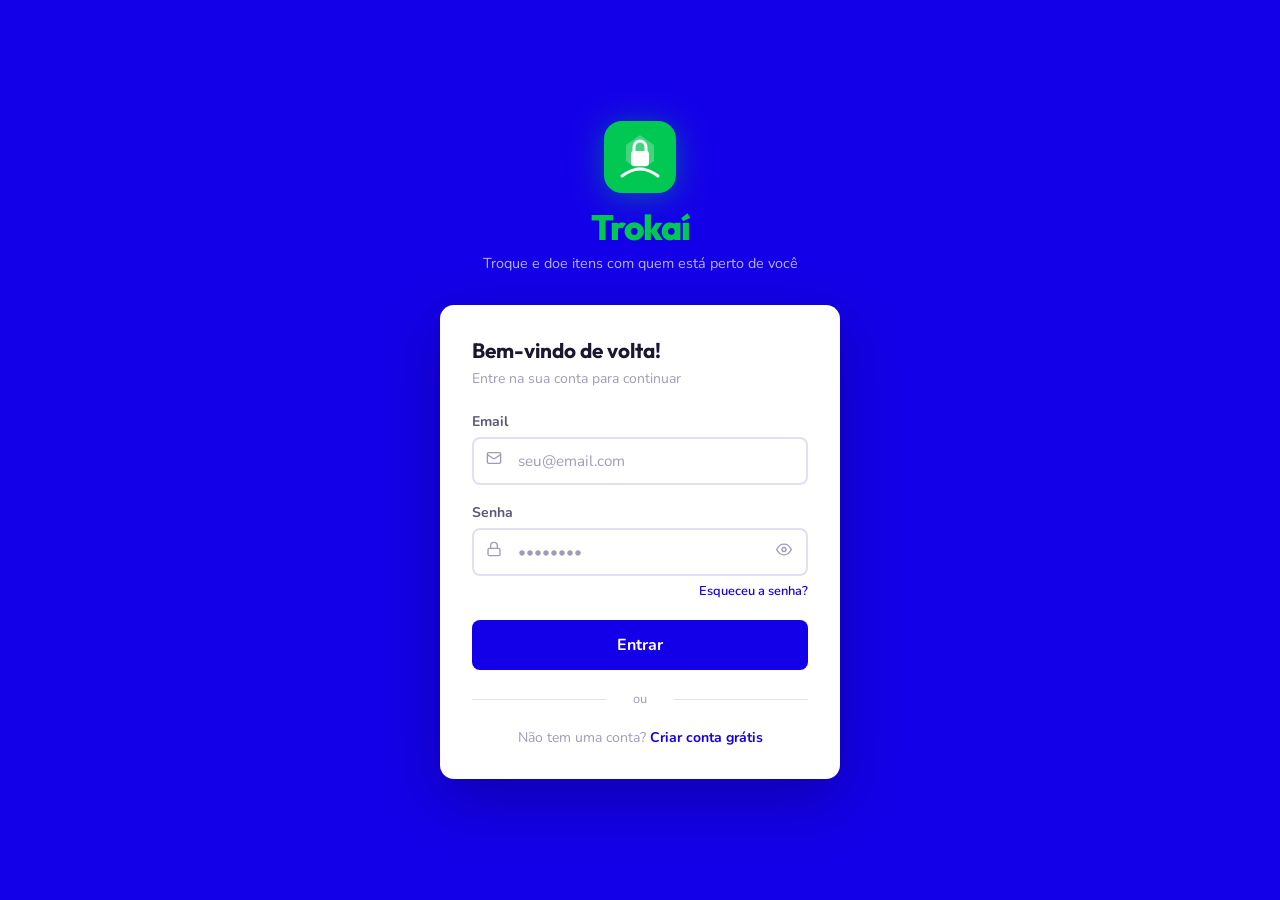
<file: perfil.html>
<!DOCTYPE html>
<html lang="pt-BR">
<head>
  <meta charset="UTF-8">
  <meta name="viewport" content="width=device-width, initial-scale=1.0">
  <title>Trokaí – Meu Perfil</title>
  <link rel="stylesheet" href="css/style.css">
  <style>
    .profile-hero {
      background: linear-gradient(135deg, var(--blue) 0%, #4a2fff 100%);
      border-radius: var(--radius);
      padding: 32px;
      color: white;
      display: flex;
      align-items: center;
      gap: 24px;
      margin-bottom: 24px;
      position: relative;
      overflow: hidden;
    }

    .profile-hero::before {
      content: '';
      position: absolute;
      top: -50px; right: -50px;
      width: 200px; height: 200px;
      border-radius: 50%;
      background: rgba(255,255,255,0.08);
    }

    .profile-hero::after {
      content: '';
      position: absolute;
      bottom: -30px; right: 80px;
      width: 120px; height: 120px;
      border-radius: 50%;
      background: rgba(255,255,255,0.05);
    }

    .profile-avatar-wrap {
      position: relative;
    }

    .profile-avatar-edit {
      position: absolute;
      bottom: 0; right: 0;
      width: 28px; height: 28px;
      background: var(--green);
      border-radius: 50%;
      display: flex; align-items: center; justify-content: center;
      cursor: pointer;
      border: 2px solid white;
    }

    .profile-info h1 {
      font-family: 'Outfit', sans-serif;
      font-size: 1.6rem;
      font-weight: 800;
      margin-bottom: 6px;
    }

    .profile-info p {
      opacity: 0.8;
      font-size: 0.875rem;
      margin-bottom: 8px;
    }

    .profile-stats-row {
      display: flex;
      gap: 24px;
    }

    .profile-stat {
      text-align: center;
    }

    .profile-stat-val {
      font-size: 1.5rem;
      font-weight: 800;
    }

    .profile-stat-label {
      font-size: 0.75rem;
      opacity: 0.7;
    }

    .profile-layout {
      display: grid;
      grid-template-columns: 280px 1fr;
      gap: 24px;
    }

    @media (max-width: 768px) {
      .profile-layout { grid-template-columns: 1fr; }
      .profile-hero { flex-direction: column; text-align: center; }
      .profile-stats-row { justify-content: center; }
    }

    .side-card {
      background: white;
      border-radius: var(--radius);
      padding: 20px;
      box-shadow: var(--shadow-card);
      margin-bottom: 16px;
    }

    .side-card-title {
      font-family: 'Outfit', sans-serif;
      font-size: 0.9rem;
      font-weight: 700;
      margin-bottom: 16px;
      color: var(--dark);
    }

    .menu-item {
      display: flex;
      align-items: center;
      gap: 12px;
      padding: 10px 8px;
      border-radius: var(--radius-sm);
      cursor: pointer;
      transition: background 0.15s;
      font-size: 0.9rem;
      font-weight: 600;
      color: var(--gray-600);
    }

    .menu-item:hover { background: var(--gray-100); color: var(--blue); }
    .menu-item.active { background: #EEF0FF; color: var(--blue); }

    .menu-item .menu-icon {
      width: 34px; height: 34px;
      border-radius: 8px;
      background: var(--gray-100);
      display: flex; align-items: center; justify-content: center;
      font-size: 1rem;
    }

    .menu-item.active .menu-icon { background: var(--blue); color: white; }

    .review-item {
      display: flex;
      gap: 12px;
      padding: 14px 0;
      border-bottom: 1px solid var(--gray-100);
    }

    .review-item:last-child { border-bottom: none; }

    .review-content { flex: 1; }

    .review-header {
      display: flex;
      align-items: center;
      justify-content: space-between;
      margin-bottom: 4px;
    }

    .review-name { font-weight: 700; font-size: 0.875rem; }

    .review-text { font-size: 0.85rem; color: var(--gray-600); line-height: 1.5; }

    .edit-form { display: none; }
    .edit-form.visible { display: block; }
  </style>
</head>
<body>
  <nav class="navbar" id="navbar"></nav>

  <main class="main-content" style="max-width:1100px;margin:0 auto">
   
    <div class="profile-hero" id="profileHero">
      <div class="profile-avatar-wrap">
        <div class="avatar avatar-xl" id="heroAvatar">?</div>
        <div class="profile-avatar-edit" title="Alterar foto">
          <svg width="12" height="12" viewBox="0 0 24 24" fill="none" stroke="white" stroke-width="2.5"><path d="M11 4H4a2 2 0 0 0-2 2v14a2 2 0 0 0 2 2h14a2 2 0 0 0 2-2v-7"/><path d="M18.5 2.5a2.121 2.121 0 0 1 3 3L12 15l-4 1 1-4 9.5-9.5z"/></svg>
        </div>
      </div>
      <div class="profile-info">
        <h1 id="heroNome">Carregando...</h1>
        <p id="heroEmail">email@exemplo.com</p>
        <div class="stars" style="margin-bottom:12px">
          <svg width="16" height="16" viewBox="0 0 24 24" fill="#FFC107"><polygon points="12 2 15.09 8.26 22 9.27 17 14.14 18.18 21.02 12 17.77 5.82 21.02 7 14.14 2 9.27 8.91 8.26 12 2"/></svg>
          <svg width="16" height="16" viewBox="0 0 24 24" fill="#FFC107"><polygon points="12 2 15.09 8.26 22 9.27 17 14.14 18.18 21.02 12 17.77 5.82 21.02 7 14.14 2 9.27 8.91 8.26 12 2"/></svg>
          <svg width="16" height="16" viewBox="0 0 24 24" fill="#FFC107"><polygon points="12 2 15.09 8.26 22 9.27 17 14.14 18.18 21.02 12 17.77 5.82 21.02 7 14.14 2 9.27 8.91 8.26 12 2"/></svg>
          <svg width="16" height="16" viewBox="0 0 24 24" fill="#FFC107"><polygon points="12 2 15.09 8.26 22 9.27 17 14.14 18.18 21.02 12 17.77 5.82 21.02 7 14.14 2 9.27 8.91 8.26 12 2"/></svg>
          <svg width="16" height="16" viewBox="0 0 24 24" fill="#FFC107"><polygon points="12 2 15.09 8.26 22 9.27 17 14.14 18.18 21.02 12 17.77 5.82 21.02 7 14.14 2 9.27 8.91 8.26 12 2"/></svg>
          <span style="margin-left:6px;font-size:0.9rem">5.0 · Membro desde 2024</span>
        </div>
        <div class="profile-stats-row">
          <div class="profile-stat"><div class="profile-stat-val">3</div><div class="profile-stat-label">Itens publicados</div></div>
          <div class="profile-stat"><div class="profile-stat-val">12</div><div class="profile-stat-label">Trocas feitas</div></div>
          <div class="profile-stat"><div class="profile-stat-val">5</div><div class="profile-stat-label">Doações</div></div>
        </div>
      </div>
      <button class="btn btn-outline" style="border-color:rgba(255,255,255,0.5);color:white;margin-left:auto;align-self:flex-start" onclick="toggleEditForm()">
        <span style="display:inline-flex;align-items:center;gap:6px"><svg width="14" height="14" viewBox="0 0 24 24" fill="none" stroke="currentColor" stroke-width="2" stroke-linecap="round" stroke-linejoin="round"><path d="M11 4H4a2 2 0 0 0-2 2v14a2 2 0 0 0 2 2h14a2 2 0 0 0 2-2v-7"/><path d="M18.5 2.5a2.121 2.121 0 0 1 3 3L12 15l-4 1 1-4 9.5-9.5z"/></svg> Editar perfil</span>
      </button>
    </div>

    
    <div class="card edit-form" id="editForm" style="margin-bottom:24px">
      <h3 style="font-family:'Outfit',sans-serif;font-weight:700;margin-bottom:16px">Editar Perfil</h3>
      <div class="form-row">
        <div class="form-group">
          <label class="form-label">Nome</label>
          <input type="text" id="editNome" class="form-control">
        </div>
        <div class="form-group">
          <label class="form-label">Email</label>
          <input type="email" id="editEmail" class="form-control" disabled>
        </div>
      </div>
      <div class="form-row">
        <div class="form-group">
          <label class="form-label">Telefone</label>
          <input type="tel" id="editTel" class="form-control" placeholder="(63) 9 9999-9999">
        </div>
        <div class="form-group">
          <label class="form-label">Bairro</label>
          <input type="text" id="editBairro" class="form-control" placeholder="Seu bairro">
        </div>
      </div>
      <div style="display:flex;gap:10px;justify-content:flex-end">
        <button class="btn btn-ghost" onclick="toggleEditForm()">Cancelar</button>
        <button class="btn btn-primary" onclick="salvarPerfil()">Salvar alterações</button>
      </div>
    </div>

    <div class="profile-layout">
      
      <div>
        <div class="side-card">
          <div class="side-card-title">Menu</div>
          <div class="menu-item active" onclick="showTab('meus-itens')">
            <span class="menu-icon"><svg width="16" height="16" viewBox="0 0 24 24" fill="none" stroke="currentColor" stroke-width="2" stroke-linecap="round" stroke-linejoin="round"><path d="M6 2L3 6v14a2 2 0 0 0 2 2h14a2 2 0 0 0 2-2V6l-3-4z"/><line x1="3" y1="6" x2="21" y2="6"/><path d="M16 10a4 4 0 0 1-8 0"/></svg></span> Meus itens
          </div>
          <div class="menu-item" onclick="showTab('trocas')">
            <span class="menu-icon"><svg width="16" height="16" viewBox="0 0 24 24" fill="none" stroke="currentColor" stroke-width="2" stroke-linecap="round" stroke-linejoin="round"><polyline points="17 1 21 5 17 9"/><path d="M3 11V9a4 4 0 0 1 4-4h14"/><polyline points="7 23 3 19 7 15"/><path d="M21 13v2a4 4 0 0 1-4 4H3"/></svg></span> Minhas trocas
          </div>
          <div class="menu-item" onclick="showTab('avaliacoes')">
            <span class="menu-icon">⭐</span> Avaliações
          </div>
          <div class="menu-item" onclick="showTab('favoritos')">
            <span class="menu-icon"><svg width="16" height="16" viewBox="0 0 24 24" fill="none" stroke="currentColor" stroke-width="2" stroke-linecap="round" stroke-linejoin="round"><path d="M20.84 4.61a5.5 5.5 0 0 0-7.78 0L12 5.67l-1.06-1.06a5.5 5.5 0 0 0-7.78 7.78l1.06 1.06L12 21.23l7.78-7.78 1.06-1.06a5.5 5.5 0 0 0 0-7.78z"/></svg></span> Favoritos
          </div>
          <hr style="border:none;border-top:1px solid var(--gray-200);margin:10px 0">
          <div class="menu-item" onclick="Auth.logout()">
            <span class="menu-icon"><svg width="16" height="16" viewBox="0 0 24 24" fill="none" stroke="currentColor" stroke-width="2" stroke-linecap="round" stroke-linejoin="round"><path d="M9 21H5a2 2 0 0 1-2-2V5a2 2 0 0 1 2-2h4"/><polyline points="16 17 21 12 16 7"/><line x1="21" y1="12" x2="9" y2="12"/></svg></span> Sair
          </div>
        </div>
      </div>

      
      <div id="tabContent">
        <!-- Filled by JS -->
      </div>
    </div>
  </main>

  <script src="js/app.js"></script>
  <script>
    renderNavbar();
    if (!Auth.requerAuth()) {}

    const user = Auth.user;
    if (user) {
      document.getElementById('heroAvatar').textContent = user.avatar;
      document.getElementById('heroNome').textContent = user.nome;
      document.getElementById('heroEmail').textContent = user.email;
      document.getElementById('editNome').value = user.nome;
      document.getElementById('editEmail').value = user.email;
    }

    function toggleEditForm() {
      document.getElementById('editForm').classList.toggle('visible');
    }

    function salvarPerfil() {
      const nome = document.getElementById('editNome').value.trim();
      if (!nome) { showToast('Nome não pode estar vazio', 'error'); return; }
      Auth.user.nome = nome;
      Auth.user.avatar = nome[0].toUpperCase();
      sessionStorage.setItem('trokai_user', JSON.stringify(Auth.user));
      document.getElementById('heroNome').textContent = nome;
      document.getElementById('heroAvatar').textContent = Auth.user.avatar;
      toggleEditForm();
      showToast('Perfil atualizado!', 'success');
    }

    let tabAtual = 'meus-itens';

    function showTab(tab) {
      tabAtual = tab;
      document.querySelectorAll('.menu-item').forEach(el => el.classList.remove('active'));
      event.currentTarget.classList.add('active');
      renderTab();
    }

    function renderTab() {
      const container = document.getElementById('tabContent');

      if (tabAtual === 'meus-itens') {
        const meusItens = ProdutosDB.listar().slice(0, 3); 
        container.innerHTML = `
          <div style="display:flex;justify-content:space-between;align-items:center;margin-bottom:16px">
            <span style="font-family:'Outfit',sans-serif;font-weight:700;font-size:1.1rem">Meus itens</span>
            <a href="novo-produto.html" class="btn btn-green btn-sm">+ Publicar novo</a>
          </div>
          <div class="product-grid">
            ${meusItens.map(p => {
              const catObj = CATEGORIAS.find(c => c.id === p.categoria);
              return `
                <div class="product-card">
                  <div class="product-img" style="cursor:default">
                    <div class="product-img-placeholder"><span class="cat-svg-icon">${catObj?.icon || `<svg width="32" height="32" viewBox="0 0 24 24" fill="none" stroke="currentColor" stroke-width="1.5" stroke-linecap="round" stroke-linejoin="round"><path d="M21 16V8a2 2 0 0 0-1-1.73l-7-4a2 2 0 0 0-2 0l-7 4A2 2 0 0 0 3 8v8a2 2 0 0 0 1 1.73l7 4a2 2 0 0 0 2 0l7-4A2 2 0 0 0 21 16z"/><polyline points="3.27 6.96 12 12.01 20.73 6.96"/><line x1="12" y1="22.08" x2="12" y2="12"/></svg>`}</span></div>
                    <span class="product-badge ${p.intencao === 'Doar' ? 'badge-doacao' : 'badge-troca'}">${p.intencao}</span>
                  </div>
                  <div class="product-info">
                    <div class="product-title">${p.titulo}</div>
                    <div style="display:flex;gap:6px;margin-top:8px">
                      <button class="btn btn-ghost btn-sm" style="flex:1;font-size:0.75rem" onclick="window.location.href='novo-produto.html?edit=${p.id}'"><span style='display:inline-flex;align-items:center;gap:4px'><svg width="14" height="14" viewBox="0 0 24 24" fill="none" stroke="currentColor" stroke-width="2" stroke-linecap="round" stroke-linejoin="round"><path d="M11 4H4a2 2 0 0 0-2 2v14a2 2 0 0 0 2 2h14a2 2 0 0 0 2-2v-7"/><path d="M18.5 2.5a2.121 2.121 0 0 1 3 3L12 15l-4 1 1-4 9.5-9.5z"/></svg> Editar</span></button>
                      <button class="btn btn-sm" style="flex:1;font-size:0.75rem;background:#FFEBEE;color:#c62828" onclick="removerItem(${p.id}, this)"><span style='display:inline-flex;align-items:center;gap:4px'><svg width="14" height="14" viewBox="0 0 24 24" fill="none" stroke="currentColor" stroke-width="2" stroke-linecap="round" stroke-linejoin="round"><polyline points="3 6 5 6 21 6"/><path d="M19 6l-1 14a2 2 0 0 1-2 2H8a2 2 0 0 1-2-2L5 6"/><path d="M10 11v6"/><path d="M14 11v6"/><path d="M9 6V4a1 1 0 0 1 1-1h4a1 1 0 0 1 1 1v2"/></svg> Remover</span></button>
                    </div>
                  </div>
                </div>
              `;
            }).join('')}
          </div>
        `;
      } else if (tabAtual === 'trocas') {
        container.innerHTML = `
          <div style="font-family:'Outfit',sans-serif;font-weight:700;font-size:1.1rem;margin-bottom:16px">Minhas trocas</div>
          <div class="card" style="margin-bottom:12px">
            <div style="display:flex;align-items:center;gap:12px">
              <div class="avatar avatar-md">P</div>
              <div style="flex:1">
                <div style="font-weight:700;font-size:0.9rem">Troca com Pedro M.</div>
                <div style="font-size:0.8rem;color:var(--gray-400)">Livro: O Alquimista <span style="display:inline-flex;align-items:center;vertical-align:middle"><svg width="12" height="12" viewBox="0 0 24 24" fill="none" stroke="currentColor" stroke-width="2" stroke-linecap="round" stroke-linejoin="round"><polyline points="17 1 21 5 17 9"/><path d="M3 11V9a4 4 0 0 1 4-4h14"/><polyline points="7 23 3 19 7 15"/><path d="M21 13v2a4 4 0 0 1-4 4H3"/></svg></span> Camiseta Nike</div>
              </div>
              <span class="chip chip-green">Concluída</span>
            </div>
          </div>
          <div class="card">
            <div style="display:flex;align-items:center;gap:12px">
              <div class="avatar avatar-md">L</div>
              <div style="flex:1">
                <div style="font-weight:700;font-size:0.9rem">Troca com Lucas R.</div>
                <div style="font-size:0.8rem;color:var(--gray-400)">Fone JBL <span style="display:inline-flex;align-items:center;vertical-align:middle"><svg width="12" height="12" viewBox="0 0 24 24" fill="none" stroke="currentColor" stroke-width="2" stroke-linecap="round" stroke-linejoin="round"><polyline points="17 1 21 5 17 9"/><path d="M3 11V9a4 4 0 0 1 4-4h14"/><polyline points="7 23 3 19 7 15"/><path d="M21 13v2a4 4 0 0 1-4 4H3"/></svg></span> Jogos de Tabuleiro</div>
              </div>
              <span class="chip chip-blue">Aguardando</span>
            </div>
          </div>
        `;
      } else if (tabAtual === 'avaliacoes') {
        const reviews = [
          { nome: 'Pedro M.', nota: 5, texto: 'Ótima pessoa! Item exatamente como descrito. Troca tranquila.', avatar: 'P' },
          { nome: 'Lucas R.', nota: 5, texto: 'Muito pontual e honesto. Recomendo!', avatar: 'L' },
          { nome: 'Marina L.', nota: 4, texto: 'Boa experiência de troca, combinamos rápido.', avatar: 'M' },
        ];
        container.innerHTML = `
          <div style="font-family:'Outfit',sans-serif;font-weight:700;font-size:1.1rem;margin-bottom:16px">Avaliações recebidas</div>
          <div class="card">
            ${reviews.map(r => `
              <div class="review-item">
                <div class="avatar avatar-sm">${r.avatar}</div>
                <div class="review-content">
                  <div class="review-header">
                    <span class="review-name">${r.nome}</span>
                    <div class="stars">
                      ${[1,2,3,4,5].map(n => `<svg width="12" height="12" viewBox="0 0 24 24" fill="${n <= r.nota ? '#FFC107' : '#e0e0e0'}"><polygon points="12 2 15.09 8.26 22 9.27 17 14.14 18.18 21.02 12 17.77 5.82 21.02 7 14.14 2 9.27 8.91 8.26 12 2"/></svg>`).join('')}
                    </div>
                  </div>
                  <p class="review-text">${r.texto}</p>
                </div>
              </div>
            `).join('')}
          </div>
        `;
      } else if (tabAtual === 'favoritos') {
        container.innerHTML = `
          <div style="font-family:'Outfit',sans-serif;font-weight:700;font-size:1.1rem;margin-bottom:16px">Favoritos</div>
          <div class="empty-state">
            <svg width="48" height="48" viewBox="0 0 24 24" fill="none" stroke="currentColor" stroke-width="1.5"><path d="M20.84 4.61a5.5 5.5 0 0 0-7.78 0L12 5.67l-1.06-1.06a5.5 5.5 0 0 0-7.78 7.78l1.06 1.06L12 21.23l7.78-7.78 1.06-1.06a5.5 5.5 0 0 0 0-7.78z"/></svg>
            <h3>Nenhum favorito ainda</h3>
            <p>Salve itens que você curtiu para ver aqui</p>
            <a href="home.html" class="btn btn-outline btn-sm" style="margin-top:8px">Explorar itens</a>
          </div>
        `;
      }
    }

    function removerItem(id, btn) {
      if (!confirm('Remover este item?')) return;
      ProdutosDB.remover(id);
      showToast('Item removido.', 'success');
      renderTab();
    }

    renderTab();
  </script>
</body>
</html>
</file>
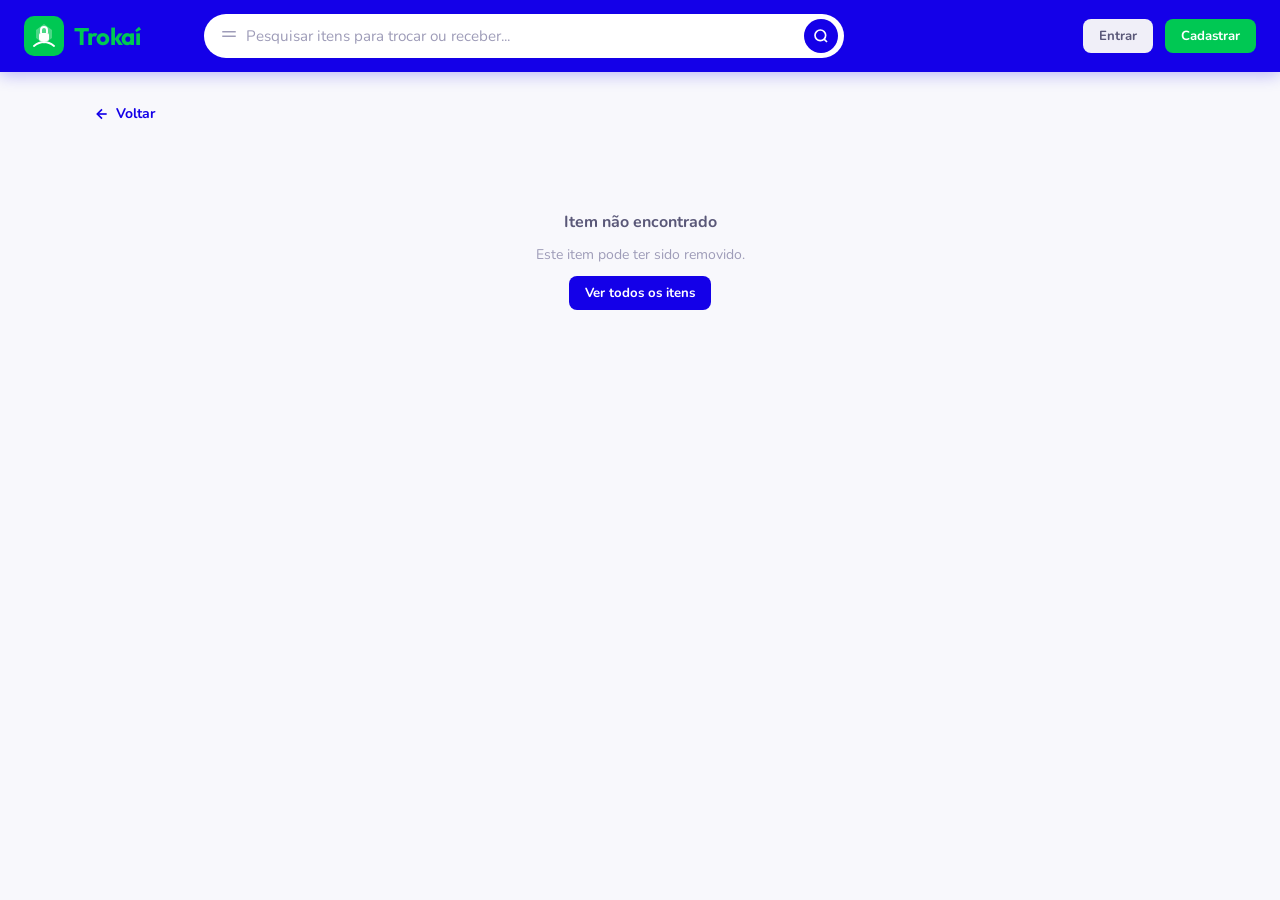
<file: produto.html>
<!DOCTYPE html>
<html lang="pt-BR">
<head>
  <meta charset="UTF-8">
  <meta name="viewport" content="width=device-width, initial-scale=1.0">
  <title>Trokaí – Detalhe do item</title>
  <link rel="stylesheet" href="css/style.css">
  <style>
    .detail-layout {
      display: grid;
      grid-template-columns: 1fr 380px;
      gap: 24px;
      max-width: 1100px;
      margin: 0 auto;
    }

    @media (max-width: 900px) {
      .detail-layout { grid-template-columns: 1fr; }
    }

    .img-gallery {
      border-radius: var(--radius);
      overflow: hidden;
      background: var(--gray-100);
      aspect-ratio: 4/3;
      display: flex;
      align-items: center;
      justify-content: center;
      font-size: 6rem;
      margin-bottom: 12px;
    }

    .img-thumbs {
      display: flex;
      gap: 8px;
    }

    .img-thumb {
      width: 64px; height: 64px;
      border-radius: 8px;
      background: var(--gray-200);
      display: flex;
      align-items: center;
      justify-content: center;
      font-size: 1.5rem;
      cursor: pointer;
      border: 2px solid transparent;
      transition: border-color 0.15s;
    }

    .img-thumb.active { border-color: var(--blue); }

    .produto-titulo {
      font-family: 'Outfit', sans-serif;
      font-size: 1.6rem;
      font-weight: 800;
      color: var(--dark);
      margin-bottom: 10px;
      line-height: 1.2;
    }

    .produto-chips {
      display: flex;
      flex-wrap: wrap;
      gap: 8px;
      margin-bottom: 16px;
    }

    .produto-descricao {
      font-size: 0.95rem;
      color: var(--gray-600);
      line-height: 1.7;
      margin-bottom: 20px;
    }

    .info-grid {
      display: grid;
      grid-template-columns: 1fr 1fr;
      gap: 12px;
      margin-bottom: 20px;
    }

    .info-item {
      background: var(--gray-50);
      border-radius: var(--radius-sm);
      padding: 12px 14px;
    }

    .info-item-label {
      font-size: 0.75rem;
      color: var(--gray-400);
      font-weight: 600;
      text-transform: uppercase;
      letter-spacing: 0.05em;
      margin-bottom: 4px;
    }

    .info-item-value {
      font-size: 0.9rem;
      font-weight: 700;
      color: var(--dark);
    }

    .sidebar-card {
      background: white;
      border-radius: var(--radius);
      padding: 20px;
      box-shadow: var(--shadow-card);
      margin-bottom: 16px;
    }

    .user-card {
      display: flex;
      align-items: center;
      gap: 14px;
      margin-bottom: 16px;
    }

    .user-info-name {
      font-weight: 700;
      font-size: 1rem;
      color: var(--dark);
    }

    .user-info-sub {
      font-size: 0.8rem;
      color: var(--gray-400);
      margin-top: 2px;
    }

    .user-stats {
      display: flex;
      gap: 16px;
      margin-bottom: 16px;
    }

    .user-stat {
      text-align: center;
    }

    .user-stat-val {
      font-size: 1.1rem;
      font-weight: 800;
      color: var(--dark);
    }

    .user-stat-label {
      font-size: 0.72rem;
      color: var(--gray-400);
    }

    .map-placeholder {
      background: var(--gray-100);
      border-radius: var(--radius-sm);
      height: 140px;
      display: flex;
      align-items: center;
      justify-content: center;
      font-size: 0.875rem;
      color: var(--gray-400);
      gap: 8px;
      margin-top: 16px;
    }

    .voltar-btn {
      display: inline-flex;
      align-items: center;
      gap: 6px;
      color: var(--blue);
      font-weight: 700;
      font-size: 0.875rem;
      margin-bottom: 20px;
      padding: 8px 0;
      cursor: pointer;
    }

    .section-sep {
      border: none;
      border-top: 1px solid var(--gray-200);
      margin: 20px 0;
    }

    .similar-section { margin-top: 32px; }
  </style>
</head>
<body>
  <nav class="navbar" id="navbar"></nav>

  <main class="main-content" style="max-width:1140px;margin:0 auto">
    <div class="voltar-btn" onclick="history.back()">
      <svg width="16" height="16" viewBox="0 0 24 24" fill="none" stroke="currentColor" stroke-width="2.5"><path d="M19 12H5"/><path d="M12 5l-7 7 7 7"/></svg>
      Voltar
    </div>

    <div class="detail-layout" id="detailLayout">
      <div style="text-align:center;padding:60px;color:var(--gray-400)">Carregando...</div>
    </div>
  </main>

  <div class="modal-overlay" id="modalTroca" style="display:none" onclick="fecharModal(event)">
    <div class="modal">
      <div class="modal-header">
        <span class="modal-title">Propor troca</span>
        <button class="modal-close" onclick="document.getElementById('modalTroca').style.display='none'"><svg width="14" height="14" viewBox="0 0 24 24" fill="none" stroke="currentColor" stroke-width="2.5" stroke-linecap="round"><line x1="18" y1="6" x2="6" y2="18"/><line x1="6" y1="6" x2="18" y2="18"/></svg></button>
      </div>
      <p style="font-size:0.875rem;color:var(--gray-600);margin-bottom:16px">O que você quer oferecer em troca?</p>
      <div class="form-group">
        <label class="form-label">Descreva o que você tem para oferecer</label>
        <textarea class="form-control" id="msgTroca" rows="3" placeholder="Ex: Tenho um livro de Python, seminovo. Topo trocar!"></textarea>
      </div>
      <div class="form-group">
        <label class="form-label">Categoria do seu item</label>
        <select class="form-control" id="catTroca">
          <option value="">Selecione...</option>
          ${CATEGORIAS ? '' : ''}
        </select>
      </div>
      <button class="btn btn-primary btn-full" onclick="enviarProposta()">Enviar proposta</button>
    </div>
  </div>

  <script src="js/app.js"></script>
  <script>
    renderNavbar();


    const selCat = document.getElementById('catTroca');
    CATEGORIAS.forEach(c => {
      const opt = document.createElement('option');
      opt.value = c.id;
      opt.textContent = c.icon + ' ' + c.nome;
      selCat.appendChild(opt);
    });

    const params = new URLSearchParams(window.location.search);
    const id = params.get('id');
    const produto = id ? ProdutosDB.buscarPorId(id) : null;

    if (!produto) {
      document.getElementById('detailLayout').innerHTML = `
        <div class="empty-state" style="grid-column:1/-1">
          <h3>Item não encontrado</h3>
          <p>Este item pode ter sido removido.</p>
          <button class="btn btn-primary btn-sm" onclick="window.location.href='home.html'">Ver todos os itens</button>
        </div>`;
    } else {
      document.title = `Trokaí – ${produto.titulo}`;
      const catObj = CATEGORIAS.find(c => c.id === produto.categoria);
      const intencaoClass = produto.intencao === 'Doar' ? 'badge-doacao' : 'badge-troca';

      document.getElementById('detailLayout').innerHTML = `
        <!-- Coluna esquerda -->
        <div>
          <div class="img-gallery"><span class='cat-svg-icon large'>${catObj ? catObj.icon : `<svg width="32" height="32" viewBox="0 0 24 24" fill="none" stroke="currentColor" stroke-width="1.5" stroke-linecap="round" stroke-linejoin="round"><path d="M21 16V8a2 2 0 0 0-1-1.73l-7-4a2 2 0 0 0-2 0l-7 4A2 2 0 0 0 3 8v8a2 2 0 0 0 1 1.73l7 4a2 2 0 0 0 2 0l7-4A2 2 0 0 0 21 16z"/><polyline points="3.27 6.96 12 12.01 20.73 6.96"/><line x1="12" y1="22.08" x2="12" y2="12"/></svg>`}</span></div>
          <div class="img-thumbs">
            ${[1,2,3].map((i, idx) => `
              <div class="img-thumb ${idx === 0 ? 'active' : ''}"><span class='cat-svg-icon'>${catObj ? catObj.icon : `<svg width="32" height="32" viewBox="0 0 24 24" fill="none" stroke="currentColor" stroke-width="1.5" stroke-linecap="round" stroke-linejoin="round"><path d="M21 16V8a2 2 0 0 0-1-1.73l-7-4a2 2 0 0 0-2 0l-7 4A2 2 0 0 0 3 8v8a2 2 0 0 0 1 1.73l7 4a2 2 0 0 0 2 0l7-4A2 2 0 0 0 21 16z"/><polyline points="3.27 6.96 12 12.01 20.73 6.96"/><line x1="12" y1="22.08" x2="12" y2="12"/></svg>`}</span></div>
            `).join('')}
          </div>

          <hr class="section-sep" style="margin-top:20px">

          <h1 class="produto-titulo">${produto.titulo}</h1>

          <div class="produto-chips">
            <span class="chip chip-blue">
              <span style='display:inline-flex;align-items:center;gap:6px'>${catObj ? catObj.icon : `<svg width="32" height="32" viewBox="0 0 24 24" fill="none" stroke="currentColor" stroke-width="1.5" stroke-linecap="round" stroke-linejoin="round"><path d="M21 16V8a2 2 0 0 0-1-1.73l-7-4a2 2 0 0 0-2 0l-7 4A2 2 0 0 0 3 8v8a2 2 0 0 0 1 1.73l7 4a2 2 0 0 0 2 0l7-4A2 2 0 0 0 21 16z"/><polyline points="3.27 6.96 12 12.01 20.73 6.96"/><line x1="12" y1="22.08" x2="12" y2="12"/></svg>`}${catObj ? catObj.nome : produto.categoria}</span>
            </span>
            <span class="product-badge ${intencaoClass}" style="position:static;font-size:0.8rem;padding:5px 12px;border-radius:50px">
              ${produto.intencao}
            </span>
            <span class="chip">${produto.condicao}</span>
          </div>

          <p class="produto-descricao">${produto.descricao || 'Sem descrição disponível.'}</p>

          <div class="info-grid">
            <div class="info-item">
              <div class="info-item-label">Localização</div>
              <div class="info-item-value">${produto.bairro}</div>
            </div>
            <div class="info-item">
              <div class="info-item-label">Cidade</div>
              <div class="info-item-value">${produto.cidade}</div>
            </div>
            <div class="info-item">
              <div class="info-item-label">Condição</div>
              <div class="info-item-value">${produto.condicao}</div>
            </div>
            <div class="info-item">
              <div class="info-item-label">Intenção</div>
              <div class="info-item-value">${produto.intencao}</div>
            </div>
          </div>
        </div>

        <!-- Coluna direita -->
        <div>
          <div class="sidebar-card">
            <div class="user-card">
              <div class="avatar avatar-lg">${produto.usuario.avatar}</div>
              <div>
                <div class="user-info-name">${produto.usuario.nome}</div>
                <div class="stars" style="margin-top:4px">
                  ${[1,2,3,4,5].map(n => `
                    <svg width="14" height="14" viewBox="0 0 24 24" fill="${n <= Math.round(produto.usuario.nota) ? '#FFC107' : '#e0e0e0'}"><polygon points="12 2 15.09 8.26 22 9.27 17 14.14 18.18 21.02 12 17.77 5.82 21.02 7 14.14 2 9.27 8.91 8.26 12 2"/></svg>
                  `).join('')}
                  <span class="stars-text">${produto.usuario.nota} / 5.0</span>
                </div>
                <div class="user-info-sub">Membro desde 2024</div>
              </div>
            </div>

            <div class="user-stats">
              <div class="user-stat">
                <div class="user-stat-val">12</div>
                <div class="user-stat-label">Trocas</div>
              </div>
              <div class="user-stat">
                <div class="user-stat-val">5</div>
                <div class="user-stat-label">Doações</div>
              </div>
              <div class="user-stat">
                <div class="user-stat-val">100%</div>
                <div class="user-stat-label">Confiável</div>
              </div>
            </div>

            <button class="btn btn-primary btn-full" onclick="abrirModalTroca()" style="margin-bottom:10px">
              <svg width="16" height="16" viewBox="0 0 24 24" fill="none" stroke="currentColor" stroke-width="2"><path d="M7 16V4m0 0L3 8m4-4l4 4"/><path d="M17 8v12m0 0l4-4m-4 4l-4-4"/></svg>
              Propor troca
            </button>
            <button class="btn btn-outline btn-full" onclick="abrirChat()">
              <svg width="16" height="16" viewBox="0 0 24 24" fill="none" stroke="currentColor" stroke-width="2"><path d="M21 15a2 2 0 0 1-2 2H7l-4 4V5a2 2 0 0 1 2-2h14a2 2 0 0 1 2 2z"/></svg>
              Enviar mensagem
            </button>

            <div class="map-placeholder">
              <svg width="20" height="20" viewBox="0 0 24 24" fill="none" stroke="currentColor" stroke-width="2"><path d="M21 10c0 7-9 13-9 13s-9-6-9-13a9 9 0 0 1 18 0z"/><circle cx="12" cy="10" r="3"/></svg>
              ${produto.bairro}, ${produto.cidade}
            </div>
          </div>

          <div class="sidebar-card">
            <div style="font-weight:700;margin-bottom:10px;font-size:0.9rem;display:flex;align-items:center;gap:6px"><svg width="14" height="14" viewBox="0 0 24 24" fill="none" stroke="currentColor" stroke-width="2" stroke-linecap="round" stroke-linejoin="round"><path d="M12 22s8-4 8-10V5l-8-3-8 3v7c0 6 8 10 8 10z"/></svg> Dicas de segurança</div>
            <ul style="font-size:0.8rem;color:var(--gray-600);line-height:1.8;padding-left:16px">
              <li>Combine a troca em local público</li>
              <li>Verifique o item antes de finalizar</li>
              <li>Avalie o usuário após a troca</li>
              <li>Não envie dinheiro antecipado</li>
            </ul>
          </div>
        </div>
      `;
    }

    function abrirModalTroca() {
      if (!Auth.user) { window.location.href = 'index.html'; return; }
      document.getElementById('modalTroca').style.display = 'flex';
    }

    function fecharModal(e) {
      if (e.target === document.getElementById('modalTroca')) {
        document.getElementById('modalTroca').style.display = 'none';
      }
    }

    function enviarProposta() {
      const msg = document.getElementById('msgTroca').value.trim();
      if (!msg) { showToast('Descreva o que você tem para oferecer', 'error'); return; }
      document.getElementById('modalTroca').style.display = 'none';
      showToast('Proposta enviada! Aguarde a resposta do usuário.', 'success');
    }

    function abrirChat() {
      if (!Auth.user) { window.location.href = 'index.html'; return; }
      showToast('Chat: funcionalidade em desenvolvimento.', 'info');
    }
  </script>
</body>
</html>
</file>
<file: css/style.css>
@import url('https://fonts.googleapis.com/css2?family=Nunito:wght@400;500;600;700;800&family=Outfit:wght@400;500;600;700&display=swap');

:root {
  --blue: #1400E8;
  --blue-dark: #0d00b0;
  --blue-light: #2a1bf0;
  --green: #00C853;
  --green-dark: #00a040;
  --white: #ffffff;
  --gray-50: #F8F8FC;
  --gray-100: #F0EFF8;
  --gray-200: #E2E0F0;
  --gray-400: #9E9CB8;
  --gray-600: #5A5878;
  --gray-800: #2A2840;
  --dark: #1A1830;
  --radius: 14px;
  --radius-sm: 8px;
  --shadow: 0 4px 24px rgba(20, 0, 232, 0.10);
  --shadow-card: 0 2px 12px rgba(0,0,0,0.08);
}

*, *::before, *::after { box-sizing: border-box; margin: 0; padding: 0; }

body {
  font-family: 'Nunito', sans-serif;
  background: var(--gray-50);
  color: var(--dark);
  min-height: 100vh;
}

a { text-decoration: none; color: inherit; }
button { cursor: pointer; font-family: inherit; border: none; }
input, textarea, select { font-family: inherit; }

/* ===== NAV ===== */
.navbar {
  background: var(--blue);
  height: 72px;
  display: flex;
  align-items: center;
  padding: 0 24px;
  gap: 20px;
  position: sticky;
  top: 0;
  z-index: 100;
  box-shadow: 0 2px 16px rgba(20,0,232,0.3);
}

.navbar-logo {
  display: flex;
  align-items: center;
  gap: 10px;
  min-width: 160px;
}

.navbar-logo img {
  height: 40px;
}

.navbar-logo span {
  font-family: 'Outfit', sans-serif;
  font-size: 1.5rem;
  font-weight: 700;
  color: var(--green);
  letter-spacing: -0.5px;
}

.navbar-search {
  flex: 1;
  max-width: 640px;
  display: flex;
  align-items: center;
  background: white;
  border-radius: 50px;
  padding: 0 6px 0 16px;
  height: 44px;
  gap: 8px;
}

.navbar-search input {
  flex: 1;
  border: none;
  outline: none;
  font-size: 0.95rem;
  color: var(--dark);
  background: transparent;
}

.navbar-search input::placeholder { color: var(--gray-400); }

.navbar-search-btn {
  background: var(--blue);
  border: none;
  width: 34px;
  height: 34px;
  border-radius: 50%;
  display: flex;
  align-items: center;
  justify-content: center;
  color: white;
  flex-shrink: 0;
}

.navbar-actions {
  display: flex;
  align-items: center;
  gap: 12px;
  margin-left: auto;
}

.nav-icon-btn {
  background: rgba(255,255,255,0.15);
  border: none;
  width: 40px;
  height: 40px;
  border-radius: 50%;
  display: flex;
  align-items: center;
  justify-content: center;
  color: white;
  transition: background 0.2s;
  position: relative;
}

.nav-icon-btn:hover { background: rgba(255,255,255,0.25); }

.nav-badge {
  position: absolute;
  top: -2px; right: -2px;
  background: var(--green);
  color: white;
  font-size: 0.65rem;
  font-weight: 700;
  width: 16px; height: 16px;
  border-radius: 50%;
  display: flex; align-items: center; justify-content: center;
}

.nav-avatar {
  width: 38px; height: 38px;
  border-radius: 50%;
  background: var(--green);
  display: flex; align-items: center; justify-content: center;
  font-weight: 700;
  color: white;
  cursor: pointer;
  font-size: 0.9rem;
}

.btn-novo {
  background: var(--green);
  color: white;
  padding: 8px 20px;
  border-radius: 50px;
  font-weight: 700;
  font-size: 0.9rem;
  display: flex;
  align-items: center;
  gap: 6px;
  transition: background 0.2s, transform 0.1s;
  white-space: nowrap;
}

.btn-novo:hover { background: var(--green-dark); transform: translateY(-1px); }

/* ===== LAYOUT ===== */
.app-layout {
  display: flex;
  min-height: calc(100vh - 72px);
}

/* ===== SIDEBAR ===== */
.sidebar {
  width: 220px;
  flex-shrink: 0;
  padding: 24px 16px;
  background: white;
  border-right: 1px solid var(--gray-200);
  position: sticky;
  top: 72px;
  height: calc(100vh - 72px);
  overflow-y: auto;
}

.sidebar-title {
  font-size: 0.75rem;
  font-weight: 700;
  text-transform: uppercase;
  letter-spacing: 0.08em;
  color: var(--gray-400);
  padding: 0 8px;
  margin-bottom: 12px;
}

.cat-item {
  display: flex;
  align-items: center;
  gap: 10px;
  padding: 9px 10px;
  border-radius: var(--radius-sm);
  cursor: pointer;
  transition: background 0.15s;
  color: var(--gray-600);
  font-size: 0.9rem;
  font-weight: 600;
  position: relative;
}

.cat-item:hover { background: var(--gray-100); color: var(--blue); }
.cat-item.active { background: var(--blue); color: white; }

.cat-item input[type=checkbox] {
  accent-color: var(--blue);
  width: 16px; height: 16px;
}

.cat-icon {
  width: 32px; height: 32px;
  border-radius: 8px;
  background: var(--gray-100);
  display: flex; align-items: center; justify-content: center;
  font-size: 1rem;
  flex-shrink: 0;
}

.cat-item.active .cat-icon { background: rgba(255,255,255,0.2); }

.sidebar-section { margin-bottom: 24px; }

/* ===== MAIN CONTENT ===== */
.main-content {
  flex: 1;
  padding: 24px;
  overflow-x: hidden;
}

/* ===== FEATURED BANNER ===== */
.featured-strip {
  display: flex;
  gap: 16px;
  overflow-x: auto;
  padding-bottom: 4px;
  margin-bottom: 28px;
  scrollbar-width: none;
}

.featured-strip::-webkit-scrollbar { display: none; }

.featured-card {
  flex-shrink: 0;
  width: 220px;
  height: 150px;
  border-radius: 16px;
  background: var(--gray-200);
  position: relative;
  overflow: hidden;
  cursor: pointer;
  transition: transform 0.2s, box-shadow 0.2s;
}

.featured-card:hover { transform: translateY(-4px); box-shadow: var(--shadow); }

.featured-card img {
  width: 100%;
  height: 100%;
  object-fit: cover;
}

.featured-card-label {
  position: absolute;
  bottom: 8px;
  left: 8px;
  background: white;
  padding: 4px 10px;
  border-radius: 50px;
  font-size: 0.75rem;
  font-weight: 700;
  color: var(--blue);
}

/* ===== SECTION HEADER ===== */
.section-header {
  display: flex;
  align-items: center;
  justify-content: space-between;
  margin-bottom: 16px;
}

.section-title {
  font-family: 'Outfit', sans-serif;
  font-size: 1.1rem;
  font-weight: 700;
  color: var(--dark);
}

.see-all { color: var(--blue); font-size: 0.875rem; font-weight: 700; }

/* ===== PRODUCT GRID ===== */
.product-grid {
  display: grid;
  grid-template-columns: repeat(auto-fill, minmax(180px, 1fr));
  gap: 16px;
}

.product-card {
  background: white;
  border-radius: var(--radius);
  overflow: hidden;
  box-shadow: var(--shadow-card);
  cursor: pointer;
  transition: transform 0.2s, box-shadow 0.2s;
  position: relative;
}

.product-card:hover { transform: translateY(-4px); box-shadow: 0 8px 24px rgba(20,0,232,0.12); }

.product-img {
  width: 100%;
  aspect-ratio: 1;
  background: var(--gray-100);
  display: flex;
  align-items: center;
  justify-content: center;
  overflow: hidden;
  position: relative;
}

.product-img img { width: 100%; height: 100%; object-fit: cover; }

.product-img-placeholder {
  color: var(--gray-400);
  display: flex; flex-direction: column; align-items: center; gap: 6px;
  font-size: 0.75rem;
}

.product-badge {
  position: absolute;
  top: 8px; left: 8px;
  padding: 3px 10px;
  border-radius: 50px;
  font-size: 0.7rem;
  font-weight: 700;
}

.badge-troca { background: #E8F4FF; color: var(--blue); }
.badge-doacao { background: #E8FFF0; color: var(--green-dark); }

.product-info {
  padding: 12px;
}

.product-title {
  font-weight: 700;
  font-size: 0.875rem;
  color: var(--dark);
  margin-bottom: 4px;
  white-space: nowrap;
  overflow: hidden;
  text-overflow: ellipsis;
}

.product-meta {
  display: flex;
  align-items: center;
  justify-content: space-between;
}

.product-location {
  font-size: 0.75rem;
  color: var(--gray-400);
  display: flex;
  align-items: center;
  gap: 3px;
}

.product-condition {
  font-size: 0.7rem;
  padding: 2px 7px;
  border-radius: 50px;
  background: var(--gray-100);
  color: var(--gray-600);
  font-weight: 600;
}

/* ===== BUTTONS ===== */
.btn {
  display: inline-flex;
  align-items: center;
  justify-content: center;
  gap: 8px;
  padding: 12px 24px;
  border-radius: var(--radius-sm);
  font-weight: 700;
  font-size: 0.95rem;
  transition: all 0.2s;
  border: none;
  cursor: pointer;
}

.btn-primary {
  background: var(--blue);
  color: white;
}
.btn-primary:hover { background: var(--blue-dark); }

.btn-green {
  background: var(--green);
  color: white;
}
.btn-green:hover { background: var(--green-dark); }

.btn-outline {
  background: transparent;
  border: 2px solid var(--blue);
  color: var(--blue);
}
.btn-outline:hover { background: var(--blue); color: white; }

.btn-ghost {
  background: var(--gray-100);
  color: var(--gray-600);
}
.btn-ghost:hover { background: var(--gray-200); }

.btn-full { width: 100%; }

.btn-lg { padding: 14px 32px; font-size: 1rem; }
.btn-sm { padding: 8px 16px; font-size: 0.825rem; }

/* ===== FORMS ===== */
.form-group {
  margin-bottom: 18px;
}

.form-label {
  display: block;
  font-size: 0.875rem;
  font-weight: 700;
  color: var(--gray-600);
  margin-bottom: 6px;
}

.form-control {
  width: 100%;
  padding: 12px 16px;
  border: 2px solid var(--gray-200);
  border-radius: var(--radius-sm);
  font-size: 0.95rem;
  color: var(--dark);
  background: white;
  outline: none;
  transition: border-color 0.2s;
}

.form-control:focus {
  border-color: var(--blue);
}

.form-control::placeholder { color: var(--gray-400); }

textarea.form-control {
  resize: vertical;
  min-height: 100px;
}

select.form-control {
  appearance: none;
  background-image: url("data:image/svg+xml,%3Csvg xmlns='http://www.w3.org/2000/svg' width='16' height='16' viewBox='0 0 24 24' fill='none' stroke='%239E9CB8' stroke-width='2'%3E%3Cpath d='M6 9l6 6 6-6'/%3E%3C/svg%3E");
  background-repeat: no-repeat;
  background-position: right 12px center;
  padding-right: 36px;
}

.form-row {
  display: grid;
  grid-template-columns: 1fr 1fr;
  gap: 16px;
}

.form-hint {
  font-size: 0.78rem;
  color: var(--gray-400);
  margin-top: 5px;
}

.form-error {
  font-size: 0.78rem;
  color: #e53935;
  margin-top: 5px;
}

/* ===== CARD ===== */
.card {
  background: white;
  border-radius: var(--radius);
  padding: 24px;
  box-shadow: var(--shadow-card);
}

/* ===== CHIP / TAG ===== */
.chip {
  display: inline-flex;
  align-items: center;
  padding: 5px 12px;
  border-radius: 50px;
  font-size: 0.8rem;
  font-weight: 600;
  background: var(--gray-100);
  color: var(--gray-600);
  gap: 5px;
}

.chip-blue { background: #E8F0FF; color: var(--blue); }
.chip-green { background: #E8FFF0; color: var(--green-dark); }

/* ===== AVATAR ===== */
.avatar {
  border-radius: 50%;
  background: var(--blue);
  color: white;
  display: flex; align-items: center; justify-content: center;
  font-weight: 700;
  flex-shrink: 0;
}

.avatar-sm { width: 36px; height: 36px; font-size: 0.875rem; }
.avatar-md { width: 48px; height: 48px; font-size: 1rem; }
.avatar-lg { width: 72px; height: 72px; font-size: 1.5rem; }
.avatar-xl { width: 96px; height: 96px; font-size: 2rem; }

/* ===== STAR RATING ===== */
.stars { color: #FFC107; display: flex; gap: 2px; align-items: center; }
.stars-text { font-size: 0.8rem; font-weight: 600; color: var(--gray-600); margin-left: 4px; }

/* ===== TOAST ===== */
.toast-container {
  position: fixed;
  bottom: 24px;
  right: 24px;
  z-index: 9999;
  display: flex;
  flex-direction: column;
  gap: 10px;
}

.toast {
  background: var(--dark);
  color: white;
  padding: 14px 20px;
  border-radius: var(--radius-sm);
  font-size: 0.9rem;
  font-weight: 600;
  box-shadow: 0 4px 20px rgba(0,0,0,0.2);
  display: flex;
  align-items: center;
  gap: 10px;
  animation: slideUp 0.3s ease;
  max-width: 320px;
}

.toast-success { border-left: 4px solid var(--green); }
.toast-error { border-left: 4px solid #e53935; }
.toast-info { border-left: 4px solid var(--blue); }

@keyframes slideUp {
  from { transform: translateY(20px); opacity: 0; }
  to { transform: translateY(0); opacity: 1; }
}

/* ===== MODAL ===== */
.modal-overlay {
  position: fixed;
  inset: 0;
  background: rgba(0,0,0,0.5);
  z-index: 1000;
  display: flex;
  align-items: center;
  justify-content: center;
  padding: 20px;
  animation: fadeIn 0.2s ease;
}

.modal {
  background: white;
  border-radius: var(--radius);
  padding: 28px;
  width: 100%;
  max-width: 500px;
  max-height: 90vh;
  overflow-y: auto;
  box-shadow: 0 20px 60px rgba(0,0,0,0.2);
  animation: slideUp 0.3s ease;
}

.modal-header {
  display: flex;
  align-items: center;
  justify-content: space-between;
  margin-bottom: 20px;
}

.modal-title {
  font-family: 'Outfit', sans-serif;
  font-size: 1.2rem;
  font-weight: 700;
}

.modal-close {
  background: var(--gray-100);
  border: none;
  width: 32px; height: 32px;
  border-radius: 50%;
  display: flex; align-items: center; justify-content: center;
  cursor: pointer;
  color: var(--gray-600);
  transition: background 0.15s;
}

.modal-close:hover { background: var(--gray-200); }

@keyframes fadeIn {
  from { opacity: 0; }
  to { opacity: 1; }
}

/* ===== IMAGE UPLOAD ===== */
.img-upload-area {
  border: 2px dashed var(--gray-200);
  border-radius: var(--radius);
  padding: 32px;
  display: flex;
  flex-direction: column;
  align-items: center;
  justify-content: center;
  gap: 10px;
  cursor: pointer;
  transition: border-color 0.2s, background 0.2s;
  background: var(--gray-50);
}

.img-upload-area:hover {
  border-color: var(--blue);
  background: #f0f0ff;
}

.img-upload-area svg { color: var(--gray-400); }
.img-upload-area span { font-size: 0.875rem; color: var(--gray-400); font-weight: 600; }

/* ===== EMPTY STATE ===== */
.empty-state {
  display: flex;
  flex-direction: column;
  align-items: center;
  justify-content: center;
  gap: 12px;
  padding: 60px 20px;
  color: var(--gray-400);
  text-align: center;
}

.empty-state svg { opacity: 0.5; }
.empty-state h3 { font-size: 1rem; font-weight: 700; color: var(--gray-600); }
.empty-state p { font-size: 0.875rem; }

/* ===== TABS ===== */
.tabs {
  display: flex;
  gap: 4px;
  background: var(--gray-100);
  padding: 4px;
  border-radius: var(--radius-sm);
  margin-bottom: 20px;
}

.tab {
  flex: 1;
  padding: 8px;
  border-radius: 6px;
  border: none;
  background: transparent;
  font-weight: 600;
  font-size: 0.875rem;
  color: var(--gray-400);
  cursor: pointer;
  transition: all 0.2s;
}

.tab.active {
  background: white;
  color: var(--blue);
  box-shadow: 0 2px 8px rgba(0,0,0,0.08);
}

/* ===== DETAIL PAGE ===== */
.detail-images {
  display: grid;
  grid-template-columns: 1fr;
  gap: 12px;
  margin-bottom: 24px;
}

.detail-main-img {
  width: 100%;
  aspect-ratio: 4/3;
  border-radius: var(--radius);
  background: var(--gray-100);
  overflow: hidden;
  display: flex; align-items: center; justify-content: center;
}

.detail-main-img img {
  width: 100%; height: 100%; object-fit: cover;
}

/* ===== RESPONSIVE ===== */
@media (max-width: 768px) {
  .sidebar { display: none; }
  .product-grid { grid-template-columns: repeat(2, 1fr); }
  .navbar { padding: 0 16px; }
  .main-content { padding: 16px; }
  .form-row { grid-template-columns: 1fr; }
  .btn-novo span { display: none; }
}

/* ===== SVG ICON HELPERS (replaces emojis) ===== */
.cat-svg-icon {
  display: flex;
  align-items: center;
  justify-content: center;
  color: var(--gray-400);
}

.cat-svg-icon svg {
  width: 36px;
  height: 36px;
  stroke-width: 1.5;
}

.cat-svg-icon.large svg {
  width: 56px;
  height: 56px;
}

/* SVG inside cat-icon pill (sidebar & chips) */
.cat-icon svg {
  width: 16px;
  height: 16px;
  flex-shrink: 0;
}

/* Condition/intention radio card icons */
.condition-icon {
  display: inline-flex;
  align-items: center;
  justify-content: center;
}
.condition-icon svg {
  width: 16px;
  height: 16px;
}

/* Menu icon in profile sidebar */
.menu-icon {
  display: inline-flex;
  align-items: center;
  justify-content: center;
  width: 20px;
  height: 20px;
  flex-shrink: 0;
}
.menu-icon svg {
  width: 16px;
  height: 16px;
}

/* Filter chips with SVG icons */
.filter-chip svg {
  width: 13px;
  height: 13px;
  flex-shrink: 0;
  vertical-align: middle;
}

/* Preview icon in novo-produto upload slots */
.preview-icon {
  display: flex;
  align-items: center;
  justify-content: center;
}
.preview-icon svg {
  width: 28px;
  height: 28px;
  stroke-width: 1.5;
  color: var(--gray-400);
}

/* Toast icons */
.toast svg {
  width: 16px;
  height: 16px;
  flex-shrink: 0;
}

/* Modal close with SVG */
.modal-close {
  display: inline-flex;
  align-items: center;
  justify-content: center;
}
</file>
